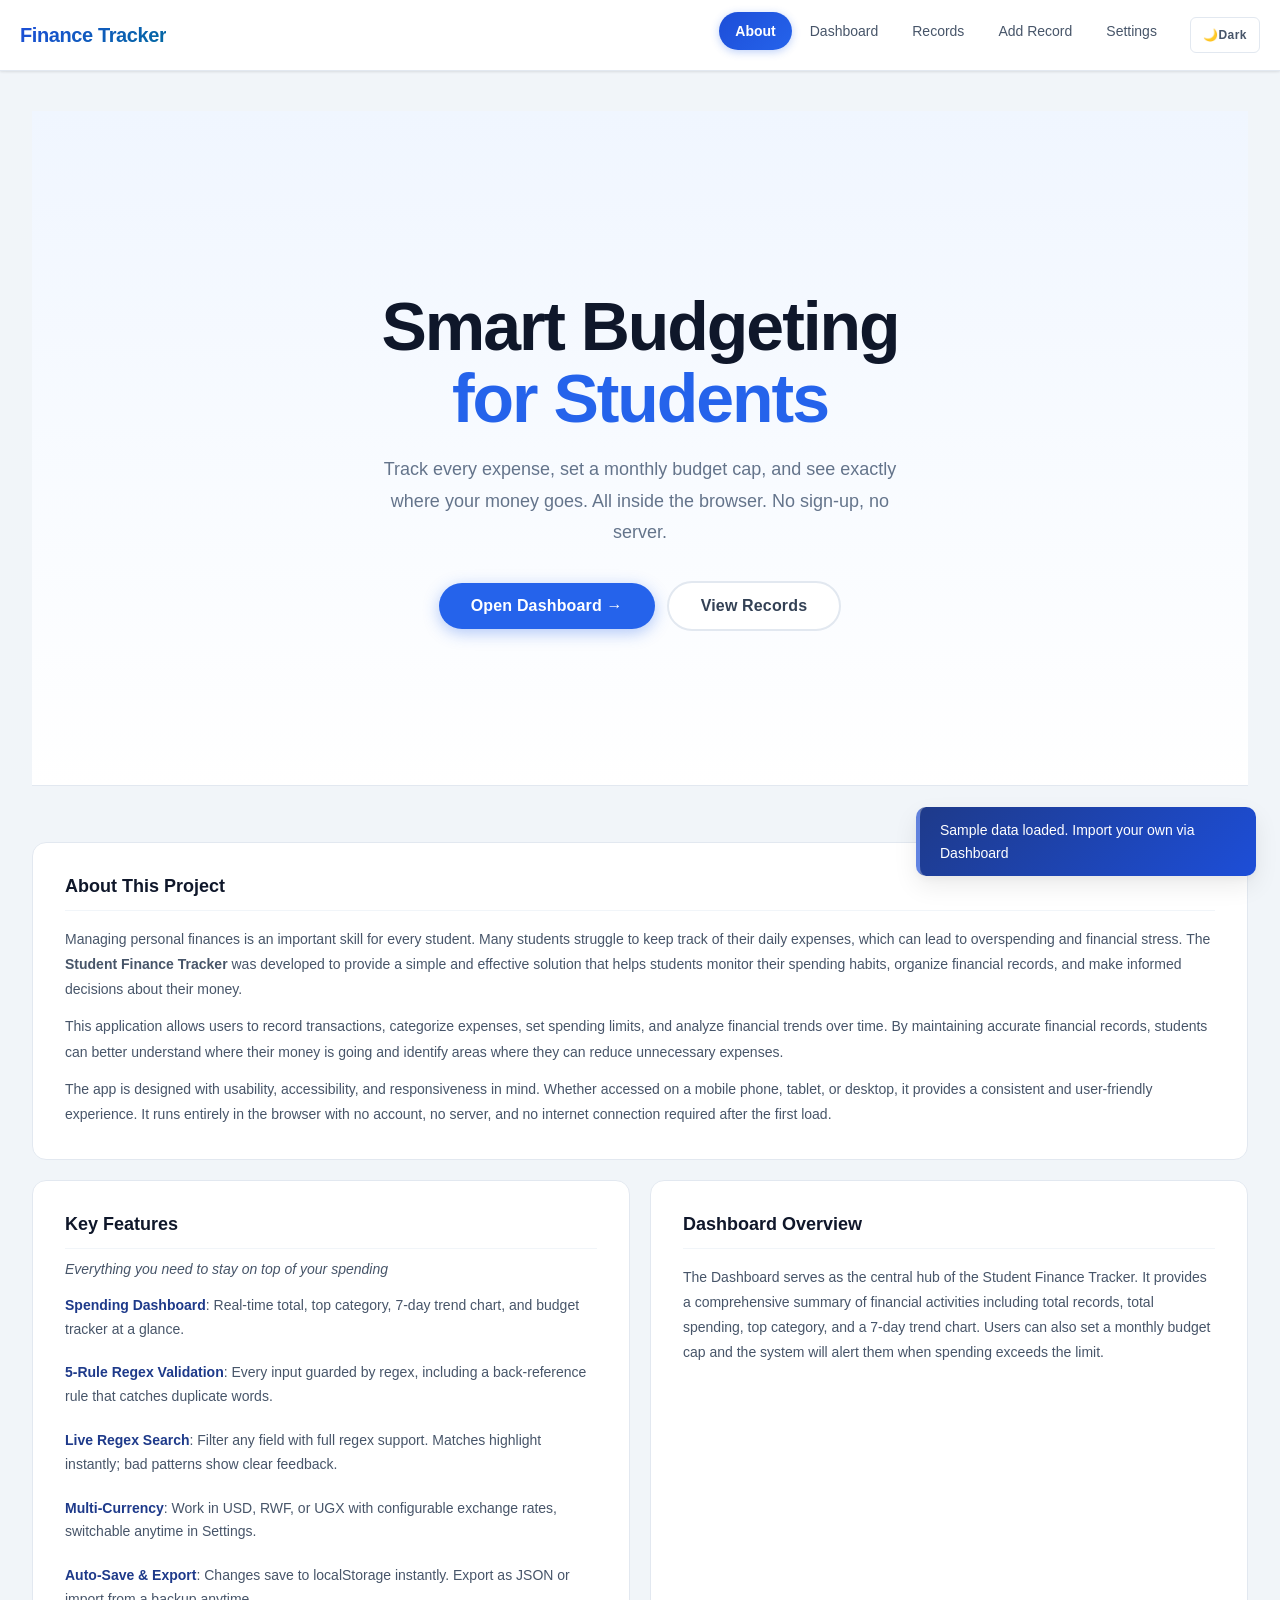
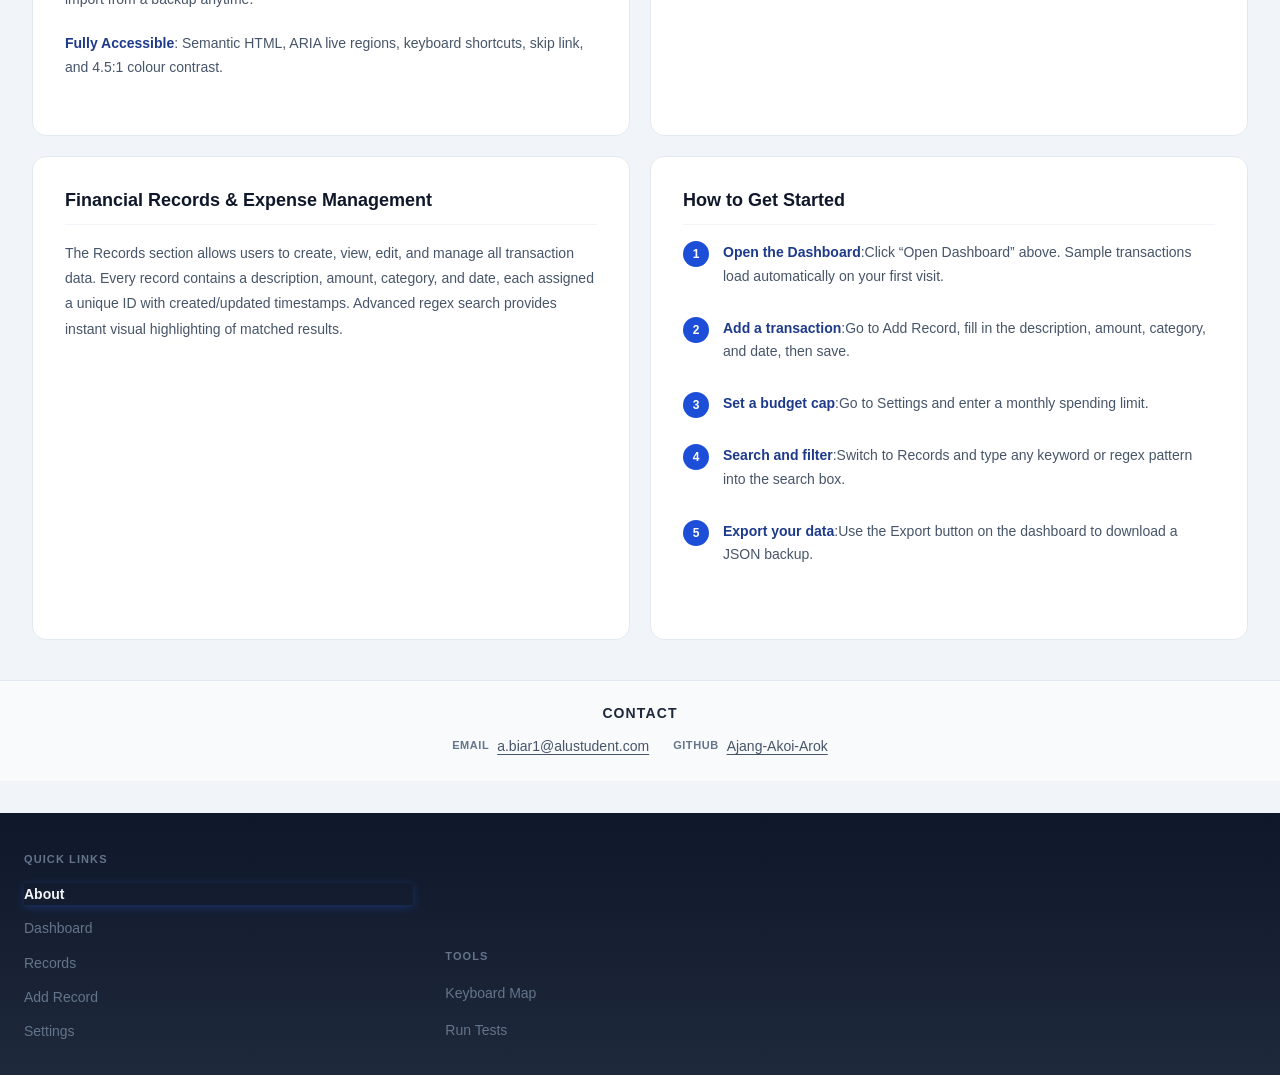
<file: index.html>
<!DOCTYPE html>
<html lang="en">
<head>
    <meta charset="UTF-8">
    <meta name="viewport" content="width=device-width, initial-scale=1.0">
    <meta name="description" content="Student Finance Tracker — a responsive, accessible budgeting app for students. Track expenses, set budget caps, and search transactions with regex. No sign-up required.">
    <title>Student Finance Tracker</title>
    <link rel="icon" href="data:image/svg+xml,<svg xmlns='http://www.w3.org/2000/svg' viewBox='0 0 32 32'><rect width='32' height='32' rx='6' fill='%232563eb'/><text x='50%25' y='50%25' dominant-baseline='central' text-anchor='middle' font-family='system-ui,sans-serif' font-weight='700' font-size='20' fill='white'>F</text></svg>">
    <link rel="stylesheet" href="styles/main.css">
    <link rel="stylesheet" href="styles/a11y.css">
    <script>
        (function () {
            var t = localStorage.getItem('ft-theme');
            if (t) document.documentElement.setAttribute('data-theme', t);
        }());
    </script>
</head>
<body>
    <a href="#main-content" class="skip-link">Skip to main content</a>

    <header class="app-header" role="banner">
        <div class="header-container">
            <h1 class="logo">Finance Tracker</h1>
            <nav class="app-nav" id="app-nav" aria-label="Main navigation">
                <ul class="nav-list">
                    <li><a href="#about-section"     class="nav-link" data-section="about">About</a></li>
                    <li><a href="#dashboard-section" class="nav-link" data-section="dashboard">Dashboard</a></li>
                    <li><a href="#records-section"   class="nav-link" data-section="records">Records</a></li>
                    <li><a href="#add-section"       class="nav-link" data-section="add">Add Record</a></li>
                    <li><a href="#settings-section"  class="nav-link" data-section="settings">Settings</a></li>
                </ul>
            </nav>
            <button id="theme-toggle" class="theme-toggle" aria-label="Switch to dark mode"><span class="theme-icon" aria-hidden="true">🌙</span><span class="theme-label">Dark</span></button>
            <button class="nav-toggle" id="nav-toggle"
                    aria-label="Toggle navigation menu" aria-expanded="false">
                <span class="hamburger"></span>
            </button>
        </div>
    </header>

    <main id="main-content" class="app-main">

        <!-- About Section (default landing page) -->
        <section id="about-section" class="section" aria-labelledby="about-heading">

                <!-- Hero banner inside About -->
                <div class="about-hero">
                    <div class="about-hero-inner">
                        <h2 id="about-heading" class="home-title">
                            <span class="word-anim" style="--wi:0">Smart</span>
                            <span class="word-anim" style="--wi:1">Budgeting</span><br>
                            <span class="word-anim home-title-accent" style="--wi:2">for</span>
                            <span class="word-anim home-title-accent" style="--wi:3">Students</span>
                        </h2>
                        <p class="home-tagline">Track every expense, set a monthly budget cap, and see exactly where your money goes. All inside the browser. No sign-up, no server.</p>
                        <div class="home-cta-row">
                            <button class="btn home-cta-btn home-cta-primary" data-goto="dashboard">Open Dashboard &rarr;</button>
                            <button class="btn home-cta-btn home-cta-outline" data-goto="records">View Records</button>
                        </div>
                    </div>
                </div>

                <!-- About content -->
                <div class="about-cards">

                    <div class="about-card" data-aos>
                        <h3 class="about-card-title">About This Project</h3>
                        <p>Managing personal finances is an important skill for every student. Many students struggle to keep track of their daily expenses, which can lead to overspending and financial stress. The <strong>Student Finance Tracker</strong> was developed to provide a simple and effective solution that helps students monitor their spending habits, organize financial records, and make informed decisions about their money.</p>
                        <p>This application allows users to record transactions, categorize expenses, set spending limits, and analyze financial trends over time. By maintaining accurate financial records, students can better understand where their money is going and identify areas where they can reduce unnecessary expenses.</p>
                        <p>The app is designed with usability, accessibility, and responsiveness in mind. Whether accessed on a mobile phone, tablet, or desktop, it provides a consistent and user-friendly experience. It runs entirely in the browser with no account, no server, and no internet connection required after the first load.</p>
                    </div>

                    <div class="about-card" data-aos>
                        <h3 class="about-card-title">Key Features</h3>
                        <p class="about-card-sub">Everything you need to stay on top of your spending</p>
                        <ul class="home-feature-list">
                            <li><strong>Spending Dashboard</strong>: Real-time total, top category, 7-day trend chart, and budget tracker at a glance.</li>
                            <li><strong>5-Rule Regex Validation</strong>: Every input guarded by regex, including a back-reference rule that catches duplicate words.</li>
                            <li><strong>Live Regex Search</strong>: Filter any field with full regex support. Matches highlight instantly; bad patterns show clear feedback.</li>
                            <li><strong>Multi-Currency</strong>: Work in USD, RWF, or UGX with configurable exchange rates, switchable anytime in Settings.</li>
                            <li><strong>Auto-Save &amp; Export</strong>: Changes save to localStorage instantly. Export as JSON or import from a backup anytime.</li>
                            <li><strong>Fully Accessible</strong>: Semantic HTML, ARIA live regions, keyboard shortcuts, skip link, and 4.5:1 colour contrast.</li>
                        </ul>
                    </div>

                    <div class="about-card" data-aos>
                        <h3 class="about-card-title">Dashboard Overview</h3>
                        <p>The Dashboard serves as the central hub of the Student Finance Tracker. It provides a comprehensive summary of financial activities including total records, total spending, top category, and a 7-day trend chart. Users can also set a monthly budget cap and the system will alert them when spending exceeds the limit.</p>
                    </div>

                    <div class="about-card" data-aos>
                        <h3 class="about-card-title">Financial Records &amp; Expense Management</h3>
                        <p>The Records section allows users to create, view, edit, and manage all transaction data. Every record contains a description, amount, category, and date, each assigned a unique ID with created/updated timestamps. Advanced regex search provides instant visual highlighting of matched results.</p>
                    </div>

                    <div class="about-card" data-aos>
                        <h3 class="about-card-title">How to Get Started</h3>
                        <ol class="home-steps-list">
                            <li><strong>Open the Dashboard</strong>:Click &ldquo;Open Dashboard&rdquo; above. Sample transactions load automatically on your first visit.</li>
                            <li><strong>Add a transaction</strong>:Go to Add Record, fill in the description, amount, category, and date, then save.</li>
                            <li><strong>Set a budget cap</strong>:Go to Settings and enter a monthly spending limit.</li>
                            <li><strong>Search and filter</strong>:Switch to Records and type any keyword or regex pattern into the search box.</li>
                            <li><strong>Export your data</strong>:Use the Export button on the dashboard to download a JSON backup.</li>
                        </ol>
                    </div>


                </div>
        </section>

        <!-- Dashboard Section -->
        <section id="dashboard-section" class="section" aria-labelledby="dashboard-heading">
            <div class="section-container">

                <div class="dashboard-header">
                    <div class="dashboard-header-text">
                        <p class="dashboard-eyebrow">Finance Overview</p>
                        <h2 id="dashboard-heading" class="section-title">Spending Dashboard</h2>
                        <p class="dashboard-subtitle">Your complete financial snapshot</p>
                    </div>
                    <div class="dashboard-header-actions">
                        <button id="btn-import"     class="btn btn-secondary btn-sm" aria-label="Import transactions from JSON file">&#8593; Import</button>
                        <button id="btn-export"     class="btn btn-secondary btn-sm" aria-label="Export transactions as JSON">&#8595; JSON</button>
                        <button id="btn-export-csv" class="btn btn-secondary btn-sm" aria-label="Export transactions as CSV">&#8595; CSV</button>
                        <button id="btn-add-record" class="btn btn-primary" aria-label="Add new transaction">+ Add Transaction</button>
                    </div>
                </div>

                <div id="status-region" role="status" aria-live="polite"   aria-atomic="true" class="sr-only"></div>
                <div id="alert-region"  role="alert"  aria-live="assertive" aria-atomic="true" class="sr-only"></div>

                <div id="budget-banner" class="budget-banner hidden"
                     aria-live="polite" aria-atomic="true" role="status"></div>

                <div class="stats-grid">
                    <article class="stat-card" data-stat="spending" aria-label="Total spent">
                        <h3>Total Spent</h3>
                        <p class="stat-value" id="stat-total">$0.00</p>
                        <p class="stat-label">across all transactions</p>
                    </article>
                    <article class="stat-card" data-stat="category" aria-label="Top spending category">
                        <h3>Top Category</h3>
                        <p class="stat-value" id="stat-category">N/A</p>
                        <p class="stat-label" id="stat-category-amount">highest spending area</p>
                    </article>
                    <article class="stat-card" data-stat="count" aria-label="Transaction count">
                        <h3>Transactions</h3>
                        <p class="stat-value" id="stat-count">0</p>
                        <p class="stat-label">total records logged</p>
                    </article>
                    <article class="stat-card" data-stat="budget" id="budget-stat-card" aria-label="Budget cap status">
                        <h3>Budget Cap</h3>
                        <p class="stat-value" id="stat-cap-remaining">No limit</p>
                        <p class="stat-label" id="stat-cap-label">set in Settings</p>
                        <p class="stat-spent" id="stat-cap-spent" hidden></p>
                    </article>
                </div>

                <figure class="chart-container" aria-labelledby="chart-title">
                    <figcaption class="chart-header">
                        <div class="chart-header-text">
                            <h3 id="chart-title">7-Day Spending Trend</h3>
                            <p class="chart-subtitle">Daily totals for the past week</p>
                        </div>
                        <span class="chart-badge" aria-hidden="true">Last 7 days</span>
                    </figcaption>
                    <div class="chart" id="trend-chart" role="img" aria-label="7-day spending trend bar chart"></div>
                    <table class="sr-only" id="trend-chart-table" aria-label="7-day spending data">
                        <caption>Daily spending totals for the last 7 days</caption>
                        <thead><tr><th scope="col">Day</th><th scope="col">Date</th><th scope="col">Amount</th></tr></thead>
                        <tbody id="trend-chart-table-body"></tbody>
                    </table>
                </figure>

            </div>
        </section>

        <!-- Records Section-->
        <section id="records-section" class="section hidden" aria-labelledby="records-heading">
            <div class="section-container">
                <h2 id="records-heading" class="section-title">Transactions</h2>

                <div class="search-sort-bar">
                    <div class="search-box">
                        <label for="search-input" class="search-label">Search transactions (regex):</label>
                        <input type="text" id="search-input" class="search-input"
                            placeholder="e.g., coffee|tea, \.99, \b(\w+)\s+\1\b"
                            aria-describedby="search-hint search-status"
                            autocomplete="off" spellcheck="false">
                        <small id="search-hint">Enter a regex pattern or plain text to search description, category, amount, and date.</small>
                        <div id="search-status" role="status" aria-live="polite" class="search-status-msg"></div>
                        <label class="checkbox-label">
                            <input type="checkbox" id="search-case-insensitive" checked>
                            <span>Case-insensitive</span>
                        </label>
                    </div>
                    <div class="sort-controls">
                        <label for="sort-field">Sort by:</label>
                        <select id="sort-field">
                            <option value="date">Date</option>
                            <option value="description">Description (A–Z)</option>
                            <option value="amount">Amount</option>
                        </select>
                        <button id="sort-direction" class="btn btn-sm"
                                aria-label="Toggle sort direction (currently descending)">
                            ↓ Desc
                        </button>
                    </div>
                </div>

                <div id="empty-state" class="empty-state" hidden>
                    <p>No transactions yet.
                        <button type="button" id="empty-add-btn" class="btn-link">Add your first one!</button>
                    </p>
                </div>

                <div class="table-wrapper" id="table-wrapper">
                    <table id="records-table" class="records-table" aria-label="Transaction records">
                        <thead>
                            <tr>
                                <th scope="col">ID</th>
                                <th scope="col">Description</th>
                                <th scope="col">Amount</th>
                                <th scope="col">Category</th>
                                <th scope="col">Date</th>
                                <th scope="col">Actions</th>
                            </tr>
                        </thead>
                        <tbody id="records-tbody"></tbody>
                    </table>
                </div>

                <ul id="records-cards" class="records-cards" aria-label="Transaction cards"></ul>
            </div>
        </section>

        <!-- Add Section -->
        <section id="add-section" class="section hidden" aria-labelledby="add-heading">
            <div class="section-container">
                <div class="add-section-header">
                    <p class="dashboard-eyebrow">Transaction Management</p>
                    <h2 id="add-heading" class="section-title">Add Record</h2>
                    <p class="dashboard-subtitle">Create a new record or edit an existing one</p>
                </div>
                <div class="add-section-body">
                    <form id="inline-transaction-form" class="inline-transaction-form" novalidate>
                        <input type="hidden" id="inline-record-id">
                        <div id="inline-record-meta" class="form-record-meta" hidden>
                            <p class="meta-line"><strong>ID:</strong> <code id="inline-meta-id"></code></p>
                            <p class="meta-line"><strong>Created:</strong> <span id="inline-meta-created"></span></p>
                            <p class="meta-line"><strong>Last updated:</strong> <span id="inline-meta-updated"></span></p>
                        </div>
                        <div class="form-grid">
                            <div class="form-group">
                                <label for="inline-description">Description <span aria-hidden="true">*</span></label>
                                <input type="text" id="inline-description" class="form-input"
                                    placeholder="e.g., Lunch at cafeteria"
                                    aria-describedby="inline-error-description inline-desc-hint"
                                    aria-required="true" autocomplete="off">
                                <small id="inline-desc-hint" class="field-hint">No leading/trailing spaces. No duplicate words.</small>
                                <span id="inline-error-description" class="error-message" role="alert" aria-live="polite"></span>
                            </div>
                            <div class="form-group">
                                <label for="inline-amount">Amount <span aria-hidden="true">*</span></label>
                                <input type="text" id="inline-amount" class="form-input"
                                    inputmode="decimal" placeholder="e.g., 12.50"
                                    aria-describedby="inline-error-amount inline-amount-hint"
                                    aria-required="true" autocomplete="off">
                                <small id="inline-amount-hint" class="field-hint">Positive number, max 2 decimal places</small>
                                <span id="inline-error-amount" class="error-message" role="alert" aria-live="polite"></span>
                            </div>
                            <div class="form-group">
                                <label for="inline-category">Category <span aria-hidden="true">*</span></label>
                                <select id="inline-category" aria-describedby="inline-error-category" aria-required="true">
                                    <option value="">Select a category</option>
                                </select>
                                <span id="inline-error-category" class="error-message" role="alert" aria-live="polite"></span>
                            </div>
                            <div class="form-group">
                                <label for="inline-date">Date <span aria-hidden="true">*</span></label>
                                <input type="date" id="inline-date" class="form-input"
                                    aria-describedby="inline-error-date" aria-required="true">
                                <span id="inline-error-date" class="error-message" role="alert" aria-live="polite"></span>
                            </div>
                        </div>
                        <div class="form-actions inline-form-actions">
                            <button type="submit" class="btn btn-primary" id="inline-submit-btn">Save Transaction</button>
                            <button type="button" class="btn btn-secondary" id="inline-reset-btn">Reset Form</button>
                        </div>
                    </form>
                </div>
            </div>
        </section>

        <!--Settings Section-->
              
        <section id="settings-section" class="section hidden" aria-labelledby="settings-heading">
            <div class="section-container">
                <h2 id="settings-heading" class="section-title">Settings</h2>

                <div class="settings-group">
                    <h3>Currency Settings</h3>
                    <div class="form-group">
                        <label for="base-currency">Base Currency:</label>
                        <select id="base-currency">
                            <option value="USD">USD ($)</option>
                            <option value="RWF">RWF (RF)</option>
                            <option value="UGX">UGX (USh)</option>
                        </select>
                    </div>
                    <div class="form-group">
                        <label for="display-currency">Display Currency:</label>
                        <select id="display-currency">
                            <option value="USD">USD ($)</option>
                            <option value="RWF">RWF (RF)</option>
                            <option value="UGX">UGX (USh)</option>
                        </select>
                    </div>
                    <div class="exchange-rates">
                        <h4>Exchange Rates (vs USD)</h4>
                        <div class="form-group">
                            <label for="rate-rwf">1 USD = ? RWF</label>
                            <input type="number" id="rate-rwf" step="1" value="1300" min="1">
                        </div>
                        <div class="form-group">
                            <label for="rate-ugx">1 USD = ? UGX</label>
                            <input type="number" id="rate-ugx" step="1" value="3700" min="1">
                        </div>
                    </div>
                </div>

                <div class="settings-group">
                    <h3>Categories</h3>
                    <ul id="categories-list" class="categories-list" aria-label="Current categories"></ul>
                    <div class="form-group">
                        <label for="new-category">Add New Category:</label>
                        <div class="input-group">
                            <input type="text" id="new-category" placeholder="e.g., Shopping"
                                aria-describedby="category-hint">
                            <small id="category-hint">Letters, spaces, and hyphens only</small>
                            <button id="btn-add-category" class="btn btn-secondary">Add Category</button>
                        </div>
                    </div>
                </div>

                <div class="settings-group">
                    <h3>Budget Cap</h3>
                    <div class="form-group">
                        <label for="budget-cap">Monthly Limit (USD):</label>
                        <input type="number" id="budget-cap" step="0.01" min="0"
                            placeholder="Leave blank for no limit" aria-describedby="cap-hint">
                        <small id="cap-hint">Set a monthly spending cap to track your budget</small>
                    </div>
                    <button id="btn-save-cap" class="btn btn-primary">Save Cap</button>
                </div>

                <div class="settings-group">
                    <h3>Data Management</h3>
                    <div class="data-actions">
                        <button id="btn-clear-data" class="btn btn-danger"
                                aria-label="Clear all data and reset application">
                            Clear All Data
                        </button>
                        <button id="btn-keyboard-map" class="btn btn-secondary"
                                aria-label="Show keyboard navigation map">
                            Keyboard Map
                        </button>
                    </div>  
                </div>
            </div>
        </section>

        <!-- About section is above -->

    </main>

    <!-- Add/Edit Form Modal (used from Dashboard + Records edit buttons) -->
    <dialog id="form-modal" class="modal" aria-labelledby="form-modal-title" aria-modal="true">
        <div class="modal-content">
            <div class="modal-header">
                <h3 id="form-modal-title">Add Transaction</h3>
                <button class="btn-close" id="btn-close-modal" aria-label="Close form">&times;</button>
            </div>
            <form id="transaction-form" class="transaction-form" novalidate>
                <input type="hidden" id="form-record-id">
                <div id="form-record-meta" class="form-record-meta" hidden>
                    <p class="meta-line"><strong>ID:</strong> <code id="meta-id"></code></p>
                    <p class="meta-line"><strong>Created:</strong> <span id="meta-created"></span></p>
                    <p class="meta-line"><strong>Last updated:</strong> <span id="meta-updated"></span></p>
                </div>
                <div class="form-group">
                    <label for="form-description">Description <span aria-hidden="true">*</span></label>
                    <input type="text" id="form-description" class="form-input"
                        placeholder="e.g., Lunch at cafeteria"
                        aria-describedby="error-description desc-hint"
                        aria-required="true" autocomplete="off">
                    <small id="desc-hint" class="field-hint">No leading/trailing spaces. Duplicate words not allowed.</small>
                    <span id="error-description" class="error-message" role="alert" aria-live="polite"></span>
                </div>
                <div class="form-group">
                    <label for="form-amount">Amount <span aria-hidden="true">*</span></label>
                    <input type="text" id="form-amount" class="form-input"
                        inputmode="decimal" placeholder="e.g., 12.50"
                        aria-describedby="error-amount amount-hint"
                        aria-required="true" autocomplete="off">
                    <small id="amount-hint" class="field-hint">Positive number, max 2 decimal places (e.g., 12.50)</small>
                    <span id="error-amount" class="error-message" role="alert" aria-live="polite"></span>
                </div>
                <div class="form-group">
                    <label for="form-category">Category <span aria-hidden="true">*</span></label>
                    <select id="form-category" aria-describedby="error-category" aria-required="true">
                        <option value="">Select a category</option>
                    </select>
                    <span id="error-category" class="error-message" role="alert" aria-live="polite"></span>
                </div>
                <div class="form-group">
                    <label for="form-date">Date <span aria-hidden="true">*</span></label>
                    <input type="date" id="form-date" class="form-input"
                        aria-describedby="error-date" aria-required="true">
                    <span id="error-date" class="error-message" role="alert" aria-live="polite"></span>
                </div>
                <div class="form-actions">
                    <button type="submit" class="btn btn-primary">Save Transaction</button>
                    <button type="button" class="btn btn-secondary" id="btn-cancel-form">Cancel</button>
                </div>
            </form>
        </div>
    </dialog>

    <!-- Keyboard Map Modal -->
    <dialog id="keyboard-modal" class="modal" aria-labelledby="keyboard-modal-title" aria-modal="true">
        <div class="modal-content">
            <div class="modal-header">
                <h3 id="keyboard-modal-title">Keyboard Navigation</h3>
                <button class="btn-close" id="btn-close-keyboard" aria-label="Close keyboard map">&times;</button>
            </div>
            <div class="modal-body">
                <table class="keyboard-table">
                    <thead><tr><th scope="col">Keys</th><th scope="col">Action</th></tr></thead>
                    <tbody>
                        <tr><td><kbd>Tab</kbd></td><td>Move focus forward</td></tr>
                        <tr><td><kbd>Shift</kbd> + <kbd>Tab</kbd></td><td>Move focus backward</td></tr>
                        <tr><td><kbd>Enter</kbd> / <kbd>Space</kbd></td><td>Activate button or submit form</td></tr>
                        <tr><td><kbd>Escape</kbd></td><td>Close modal or cancel edit</td></tr>
                        <tr><td><kbd>Ctrl</kbd>/<kbd>Cmd</kbd> + <kbd>S</kbd></td><td>Manual save confirmation</td></tr>
                        <tr><td><kbd>Alt</kbd> + <kbd>K</kbd></td><td>Open keyboard map</td></tr>
                        <tr><td><kbd>Alt</kbd> + <kbd>N</kbd></td><td>New transaction</td></tr>
                    </tbody>
                </table>
            </div>
        </div>
    </dialog>

    <!-- Delete Confirmation Modal -->
    <dialog id="delete-modal" class="modal" aria-labelledby="delete-modal-title" aria-modal="true">
        <div class="modal-content">
            <div class="modal-header">
                <h3 id="delete-modal-title">Confirm Delete</h3>
            </div>
            <div class="modal-body">
                <p>Are you sure you want to delete this transaction? This action cannot be undone.</p>
                <div class="form-actions">
                    <button id="btn-confirm-delete" class="btn btn-danger">Delete</button>
                    <button id="btn-cancel-delete"  class="btn btn-secondary">Cancel</button>
                </div>
            </div>
        </div>
    </dialog>

    <!-- Clear-All-Data Confirmation Modal -->
    <dialog id="clear-modal" class="modal" aria-labelledby="clear-modal-title" aria-modal="true">
        <div class="modal-content">
            <div class="modal-header">
                <h3 id="clear-modal-title">Clear All Data</h3>
            </div>
            <div class="modal-body">
                <p>This will <strong>permanently delete all transactions</strong> and reset the app. This cannot be undone.</p>
                <div class="form-actions">
                    <button id="btn-confirm-clear" class="btn btn-danger">Yes, Clear Everything</button>
                    <button id="btn-cancel-clear"  class="btn btn-secondary">Cancel</button>
                </div>
            </div>
        </div>
    </dialog>

    <div id="toast-container" aria-live="polite" aria-atomic="false" class="toast-container"></div>

    <section class="contact-strip hidden" aria-label="Contact">
        <h2 class="contact-strip__heading">Contact</h2>
        <address class="contact-strip__body">
            <span class="contact-strip__item"><span class="contact-strip__label">Email</span><a href="mailto:a.biar1@alustudent.com">a.biar1@alustudent.com</a></span>
            <span class="contact-strip__item"><span class="contact-strip__label">GitHub</span><a href="https://github.com/Ajang-Akoi-Arok" target="_blank" rel="noopener noreferrer">Ajang-Akoi-Arok</a></span>
        </address>
    </section>

    <footer class="app-footer" role="contentinfo">
        <div class="footer-container">
            <div class="footer-col">
                <h3 class="footer-col-heading">Quick Links</h3>
                <ul class="footer-links">
                    <li><a href="#about-section"     class="nav-link" data-section="about">About</a></li>
                    <li><a href="#dashboard-section" class="nav-link" data-section="dashboard">Dashboard</a></li>
                    <li><a href="#records-section"   class="nav-link" data-section="records">Records</a></li>
                    <li><a href="#add-section"       class="nav-link" data-section="add">Add Record</a></li>
                    <li><a href="#settings-section"  class="nav-link" data-section="settings">Settings</a></li>
                </ul>
            </div>
            <div class="footer-col">
                <h3 class="footer-col-heading">Tools</h3>
                <ul class="footer-links">
                    <li><a href="#" id="footer-keyboard-link">Keyboard Map</a></li>
                    <li><a href="tests.html">Run Tests</a></li>
                </ul>
            </div>
        </div>
    </footer>

    <script type="module" src="scripts/main.js"></script>
    <script>
        if ('serviceWorker' in navigator) {
            window.addEventListener('load', () => {
                navigator.serviceWorker.register('./sw.js')
                    .catch(err => console.warn('SW registration failed:', err));
            });
        }
    </script>
</body>
</html>
</file>
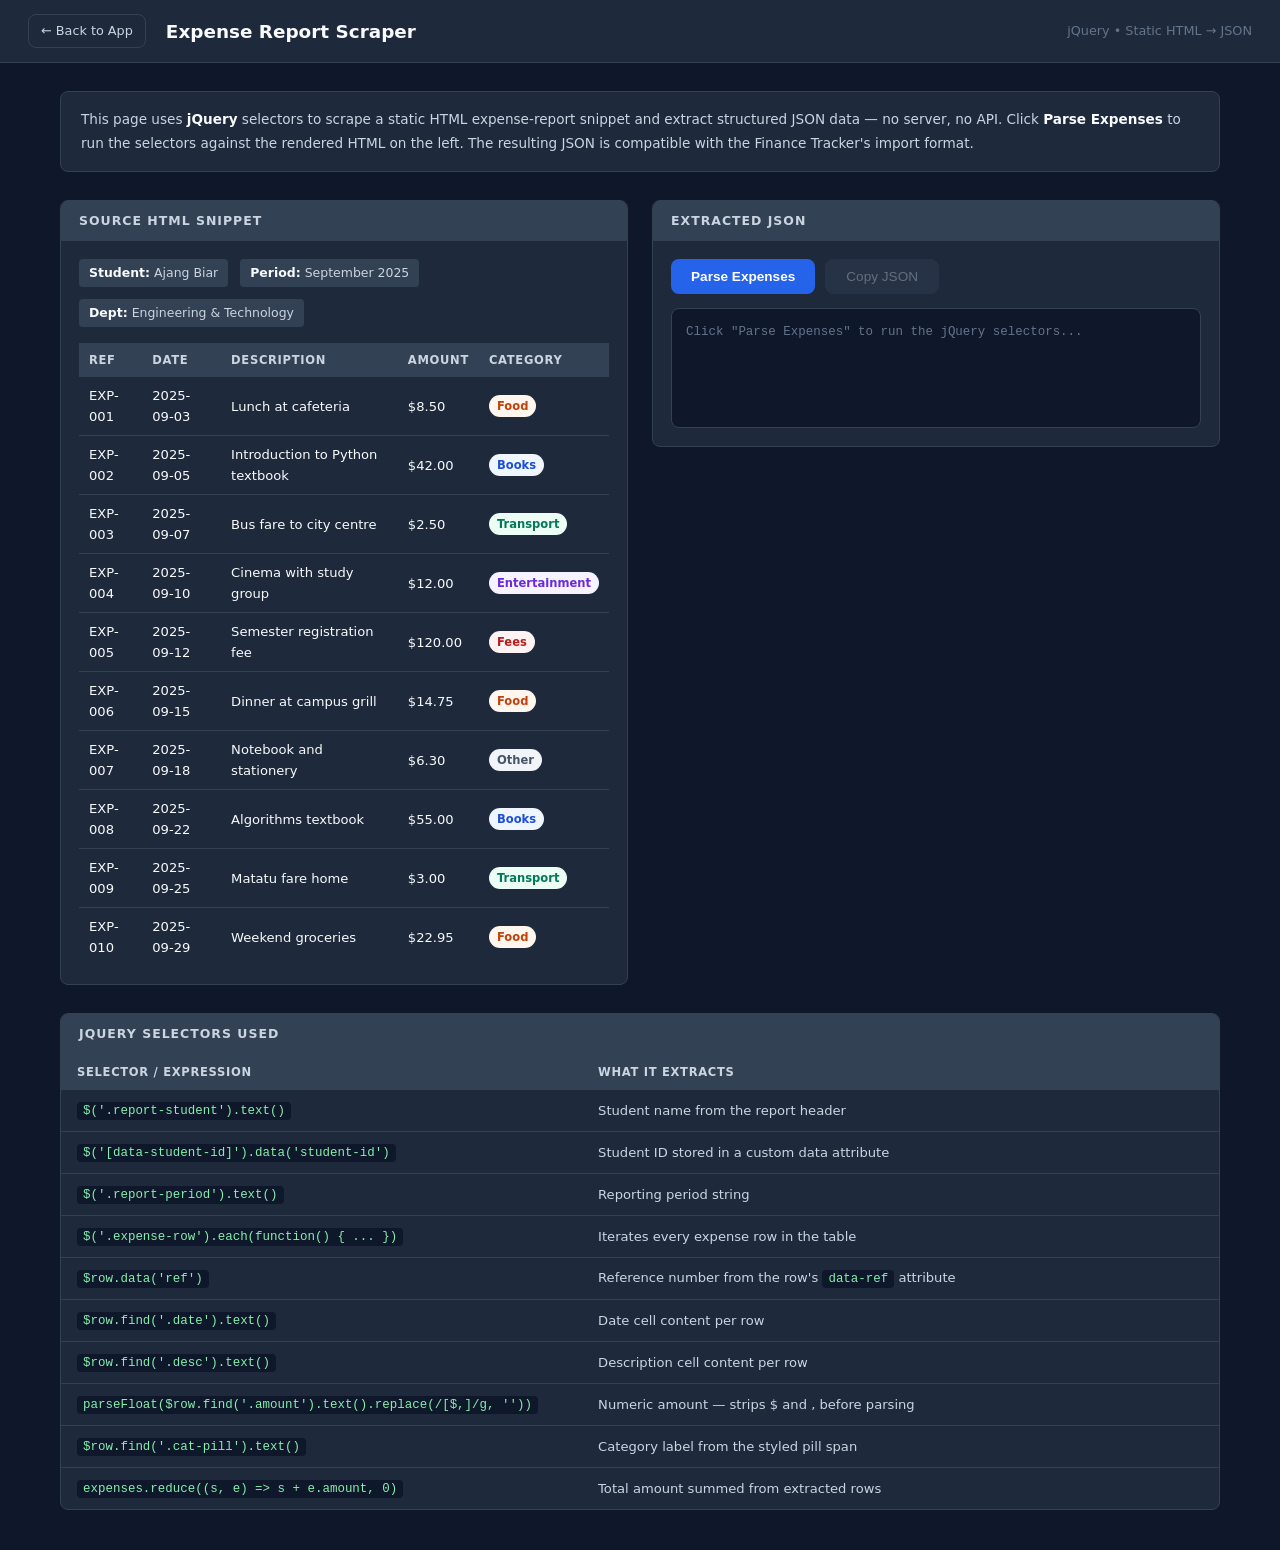
<file: scraper.html>
<!DOCTYPE html>
<html lang="en">
<head>
    <meta charset="UTF-8">
    <meta name="viewport" content="width=device-width, initial-scale=1.0">
    <title>Expense Scraper — Finance Tracker</title>
    <style>
        /* ---- Tokens ---- */
        :root {
            --navy:   #0f172a;
            --navy-2: #1e293b;
            --navy-3: #334155;
            --slate:  #64748b;
            --silver: #cbd5e1;
            --white:  #f8fafc;
            --blue:   #2563eb;
            --blue-l: #3b82f6;
            --green:  #059669;
            --radius: 8px;
            --font: 'Inter', system-ui, sans-serif;
            --mono: 'JetBrains Mono', 'SF Mono', Consolas, monospace;
        }
        *, *::before, *::after { box-sizing: border-box; margin: 0; padding: 0; }
        html { scroll-behavior: smooth; }
        body {
            font-family: var(--font);
            background: var(--navy);
            color: var(--white);
            font-size: 0.9rem;
            line-height: 1.6;
        }

        /* ---- Layout ---- */
        .page-header {
            background: var(--navy-2);
            border-bottom: 1px solid var(--navy-3);
            padding: 14px 28px;
            display: flex;
            align-items: center;
            gap: 20px;
        }
        .back-link {
            color: var(--silver);
            text-decoration: none;
            font-size: 0.8rem;
            padding: 6px 12px;
            border: 1px solid var(--navy-3);
            border-radius: var(--radius);
            transition: border-color 150ms;
        }
        .back-link:hover { border-color: var(--silver); color: var(--white); }
        .page-title { font-size: 1.15rem; font-weight: 700; }
        .page-subtitle { font-size: 0.8rem; color: var(--slate); margin-left: auto; }

        .page-main { max-width: 1200px; margin: 0 auto; padding: 28px 20px 60px; }

        .intro-box {
            background: var(--navy-2);
            border: 1px solid var(--navy-3);
            border-radius: var(--radius);
            padding: 16px 20px;
            margin-bottom: 28px;
            font-size: 0.85rem;
            color: var(--silver);
            line-height: 1.7;
        }
        .intro-box strong { color: var(--white); }

        /* ---- Two-column workspace ---- */
        .workspace {
            display: grid;
            grid-template-columns: 1fr 1fr;
            gap: 24px;
            align-items: start;
            margin-bottom: 28px;
        }
        @media (max-width: 820px) { .workspace { grid-template-columns: 1fr; } }

        .panel {
            background: var(--navy-2);
            border: 1px solid var(--navy-3);
            border-radius: var(--radius);
            overflow: hidden;
        }
        .panel-title {
            background: var(--navy-3);
            padding: 10px 18px;
            font-size: 0.78rem;
            font-weight: 700;
            letter-spacing: .08em;
            text-transform: uppercase;
            color: var(--silver);
        }
        .panel-body { padding: 18px; }

        /* ---- Snippet table ---- */
        .report-meta {
            display: flex;
            flex-wrap: wrap;
            gap: 12px;
            margin-bottom: 16px;
        }
        .meta-chip {
            background: var(--navy-3);
            border-radius: 4px;
            padding: 4px 10px;
            font-size: 0.78rem;
            color: var(--silver);
        }
        .meta-chip strong { color: var(--white); }

        .expense-table {
            width: 100%;
            border-collapse: collapse;
            font-size: 0.82rem;
        }
        .expense-table th {
            background: var(--navy-3);
            color: var(--silver);
            text-align: left;
            padding: 8px 10px;
            font-size: 0.72rem;
            letter-spacing: .06em;
            text-transform: uppercase;
        }
        .expense-table td {
            padding: 8px 10px;
            border-bottom: 1px solid var(--navy-3);
            color: var(--white);
        }
        .expense-table tbody tr:last-child td { border-bottom: none; }
        .expense-table tbody tr:hover td { background: rgba(37,99,235,.08); }

        .cat-pill {
            display: inline-block;
            padding: 2px 8px;
            border-radius: 20px;
            font-size: 0.72rem;
            font-weight: 600;
        }
        .cat-pill.Food          { background: #fff7ed; color: #c2410c; }
        .cat-pill.Books         { background: #eff6ff; color: #1d4ed8; }
        .cat-pill.Transport     { background: #ecfdf5; color: #047857; }
        .cat-pill.Entertainment { background: #f5f3ff; color: #6d28d9; }
        .cat-pill.Fees          { background: #fef2f2; color: #b91c1c; }
        .cat-pill.Other         { background: #f1f5f9; color: #475569; }

        /* ---- Output panel ---- */
        .btn-row { display: flex; gap: 10px; margin-bottom: 14px; }

        .scrape-btn {
            background: var(--blue);
            color: #fff;
            border: none;
            padding: 9px 20px;
            border-radius: var(--radius);
            font-size: 0.85rem;
            font-weight: 700;
            cursor: pointer;
            transition: background 150ms;
        }
        .scrape-btn:hover { background: var(--blue-l); }
        .scrape-btn:disabled { opacity: .5; cursor: default; }

        .copy-btn {
            background: var(--navy-3);
            color: var(--silver);
            border: 1px solid var(--navy-3);
            padding: 9px 20px;
            border-radius: var(--radius);
            font-size: 0.85rem;
            cursor: pointer;
            transition: background 150ms, color 150ms;
        }
        .copy-btn:not(:disabled):hover { background: #475569; color: var(--white); }
        .copy-btn:disabled { opacity: .4; cursor: default; }

        #json-output {
            background: var(--navy);
            border: 1px solid var(--navy-3);
            border-radius: var(--radius);
            padding: 14px;
            font-family: var(--mono);
            font-size: 0.78rem;
            color: #a5f3fc;
            white-space: pre;
            overflow-x: auto;
            min-height: 120px;
            max-height: 480px;
            overflow-y: auto;
            line-height: 1.55;
        }
        #json-output.placeholder { color: var(--slate); }

        /* ---- Selectors reference ---- */
        .selectors-panel {
            background: var(--navy-2);
            border: 1px solid var(--navy-3);
            border-radius: var(--radius);
            overflow: hidden;
        }
        .selectors-table {
            width: 100%;
            border-collapse: collapse;
            font-size: 0.82rem;
        }
        .selectors-table th {
            background: var(--navy-3);
            color: var(--silver);
            padding: 9px 16px;
            text-align: left;
            font-size: 0.72rem;
            text-transform: uppercase;
            letter-spacing: .06em;
        }
        .selectors-table td { padding: 9px 16px; border-bottom: 1px solid var(--navy-3); }
        .selectors-table tr:last-child td { border-bottom: none; }
        .selectors-table code {
            background: var(--navy);
            padding: 2px 6px;
            border-radius: 4px;
            font-family: var(--mono);
            font-size: 0.78rem;
            color: #86efac;
        }
        .selectors-table .desc-col { color: var(--silver); }

        .badge-parsed {
            display: inline-block;
            background: rgba(5,150,105,.15);
            color: #34d399;
            border: 1px solid rgba(5,150,105,.3);
            border-radius: 4px;
            padding: 2px 8px;
            font-size: 0.72rem;
            font-weight: 600;
            margin-left: 8px;
        }
        .badge-parsed.hidden { display: none; }
    </style>
</head>
<body>

<header class="page-header">
    <a href="index.html" class="back-link">&#8592; Back to App</a>
    <h1 class="page-title">Expense Report Scraper</h1>
    <span class="page-subtitle">jQuery &bull; Static HTML &rarr; JSON</span>
</header>

<main class="page-main">

    <div class="intro-box">
        This page uses <strong>jQuery</strong> selectors to scrape a static HTML expense-report snippet and extract structured
        JSON data — no server, no API. Click <strong>Parse Expenses</strong> to run the selectors against the rendered
        HTML on the left. The resulting JSON is compatible with the Finance Tracker's import format.
    </div>

    <div class="workspace">

        <!-- ===== Source HTML snippet ===== -->
        <div class="panel">
            <div class="panel-title">Source HTML Snippet <span id="parsed-badge" class="badge-parsed hidden">Parsed</span></div>
            <div class="panel-body">

                <!-- This entire block is the "static HTML snippet" that jQuery will scrape -->
                <div id="snippet">

                    <div class="report-meta">
                        <span class="meta-chip"><strong>Student:</strong> <span class="report-student" data-student-id="ALU-2025-0042">Ajang Biar</span></span>
                        <span class="meta-chip"><strong>Period:</strong> <span class="report-period">September 2025</span></span>
                        <span class="meta-chip"><strong>Dept:</strong> <span class="report-dept">Engineering &amp; Technology</span></span>
                    </div>

                    <table class="expense-table" id="expense-report">
                        <thead>
                            <tr>
                                <th>Ref</th>
                                <th>Date</th>
                                <th>Description</th>
                                <th>Amount</th>
                                <th>Category</th>
                            </tr>
                        </thead>
                        <tbody>
                            <tr class="expense-row" data-ref="EXP-001">
                                <td class="ref">EXP-001</td>
                                <td class="date">2025-09-03</td>
                                <td class="desc">Lunch at cafeteria</td>
                                <td class="amount">$8.50</td>
                                <td class="cat"><span class="cat-pill Food">Food</span></td>
                            </tr>
                            <tr class="expense-row" data-ref="EXP-002">
                                <td class="ref">EXP-002</td>
                                <td class="date">2025-09-05</td>
                                <td class="desc">Introduction to Python textbook</td>
                                <td class="amount">$42.00</td>
                                <td class="cat"><span class="cat-pill Books">Books</span></td>
                            </tr>
                            <tr class="expense-row" data-ref="EXP-003">
                                <td class="ref">EXP-003</td>
                                <td class="date">2025-09-07</td>
                                <td class="desc">Bus fare to city centre</td>
                                <td class="amount">$2.50</td>
                                <td class="cat"><span class="cat-pill Transport">Transport</span></td>
                            </tr>
                            <tr class="expense-row" data-ref="EXP-004">
                                <td class="ref">EXP-004</td>
                                <td class="date">2025-09-10</td>
                                <td class="desc">Cinema with study group</td>
                                <td class="amount">$12.00</td>
                                <td class="cat"><span class="cat-pill Entertainment">Entertainment</span></td>
                            </tr>
                            <tr class="expense-row" data-ref="EXP-005">
                                <td class="ref">EXP-005</td>
                                <td class="date">2025-09-12</td>
                                <td class="desc">Semester registration fee</td>
                                <td class="amount">$120.00</td>
                                <td class="cat"><span class="cat-pill Fees">Fees</span></td>
                            </tr>
                            <tr class="expense-row" data-ref="EXP-006">
                                <td class="ref">EXP-006</td>
                                <td class="date">2025-09-15</td>
                                <td class="desc">Dinner at campus grill</td>
                                <td class="amount">$14.75</td>
                                <td class="cat"><span class="cat-pill Food">Food</span></td>
                            </tr>
                            <tr class="expense-row" data-ref="EXP-007">
                                <td class="ref">EXP-007</td>
                                <td class="date">2025-09-18</td>
                                <td class="desc">Notebook and stationery</td>
                                <td class="amount">$6.30</td>
                                <td class="cat"><span class="cat-pill Other">Other</span></td>
                            </tr>
                            <tr class="expense-row" data-ref="EXP-008">
                                <td class="ref">EXP-008</td>
                                <td class="date">2025-09-22</td>
                                <td class="desc">Algorithms textbook</td>
                                <td class="amount">$55.00</td>
                                <td class="cat"><span class="cat-pill Books">Books</span></td>
                            </tr>
                            <tr class="expense-row" data-ref="EXP-009">
                                <td class="ref">EXP-009</td>
                                <td class="date">2025-09-25</td>
                                <td class="desc">Matatu fare home</td>
                                <td class="amount">$3.00</td>
                                <td class="cat"><span class="cat-pill Transport">Transport</span></td>
                            </tr>
                            <tr class="expense-row" data-ref="EXP-010">
                                <td class="ref">EXP-010</td>
                                <td class="date">2025-09-29</td>
                                <td class="desc">Weekend groceries</td>
                                <td class="amount">$22.95</td>
                                <td class="cat"><span class="cat-pill Food">Food</span></td>
                            </tr>
                        </tbody>
                    </table>

                </div><!-- /#snippet -->
            </div>
        </div>

        <!-- ===== JSON output ===== -->
        <div class="panel">
            <div class="panel-title">Extracted JSON</div>
            <div class="panel-body">
                <div class="btn-row">
                    <button class="scrape-btn" id="parse-btn">Parse Expenses</button>
                    <button class="copy-btn"   id="copy-btn" disabled>Copy JSON</button>
                </div>
                <pre id="json-output" class="placeholder">Click "Parse Expenses" to run the jQuery selectors...</pre>
            </div>
        </div>

    </div><!-- /.workspace -->

    <!-- ===== Selectors reference ===== -->
    <div class="selectors-panel">
        <div class="panel-title">jQuery Selectors Used</div>
        <table class="selectors-table">
            <thead>
                <tr>
                    <th style="width:45%">Selector / Expression</th>
                    <th>What It Extracts</th>
                </tr>
            </thead>
            <tbody>
                <tr>
                    <td><code>$('.report-student').text()</code></td>
                    <td class="desc-col">Student name from the report header</td>
                </tr>
                <tr>
                    <td><code>$('[data-student-id]').data('student-id')</code></td>
                    <td class="desc-col">Student ID stored in a custom data attribute</td>
                </tr>
                <tr>
                    <td><code>$('.report-period').text()</code></td>
                    <td class="desc-col">Reporting period string</td>
                </tr>
                <tr>
                    <td><code>$('.expense-row').each(function() { ... })</code></td>
                    <td class="desc-col">Iterates every expense row in the table</td>
                </tr>
                <tr>
                    <td><code>$row.data('ref')</code></td>
                    <td class="desc-col">Reference number from the row's <code>data-ref</code> attribute</td>
                </tr>
                <tr>
                    <td><code>$row.find('.date').text()</code></td>
                    <td class="desc-col">Date cell content per row</td>
                </tr>
                <tr>
                    <td><code>$row.find('.desc').text()</code></td>
                    <td class="desc-col">Description cell content per row</td>
                </tr>
                <tr>
                    <td><code>parseFloat($row.find('.amount').text().replace(/[$,]/g, ''))</code></td>
                    <td class="desc-col">Numeric amount — strips $ and , before parsing</td>
                </tr>
                <tr>
                    <td><code>$row.find('.cat-pill').text()</code></td>
                    <td class="desc-col">Category label from the styled pill span</td>
                </tr>
                <tr>
                    <td><code>expenses.reduce((s, e) => s + e.amount, 0)</code></td>
                    <td class="desc-col">Total amount summed from extracted rows</td>
                </tr>
            </tbody>
        </table>
    </div>

</main>

<!-- jQuery (allowed on scraper page per spec) -->
<script src="https://cdn.jsdelivr.net/npm/jquery@3.7.1/dist/jquery.min.js"></script>
<script>
$(function () {
    /* ---- Parse button ---- */
    $('#parse-btn').on('click', function () {

        // --- Header metadata ---
        const student   = $('.report-student').text().trim();
        const studentId = $('[data-student-id]').data('studentId') || $('[data-student-id]').attr('data-student-id');
        const period    = $('.report-period').text().trim();
        const dept      = $('.report-dept').text().trim();

        // --- Expense rows ---
        const expenses = [];
        $('.expense-row').each(function () {
            const $row    = $(this);
            const rawAmt  = $row.find('.amount').text().trim();
            const amount  = parseFloat(rawAmt.replace(/[$,]/g, ''));
            expenses.push({
                ref:         $row.data('ref'),
                date:        $row.find('.date').text().trim(),
                description: $row.find('.desc').text().trim(),
                amount:      isNaN(amount) ? 0 : amount,
                category:    $row.find('.cat-pill').text().trim()
            });
        });

        // --- Summary ---
        const total = expenses.reduce((s, e) => s + e.amount, 0);

        const result = {
            student,
            studentId,
            period,
            department: dept,
            totalRecords: expenses.length,
            totalAmount:  parseFloat(total.toFixed(2)),
            expenses
        };

        const json = JSON.stringify(result, null, 2);
        $('#json-output')
            .text(json)
            .removeClass('placeholder');

        $('#copy-btn').prop('disabled', false);
        $('#parsed-badge').removeClass('hidden');
    });

    /* ---- Copy button ---- */
    $('#copy-btn').on('click', function () {
        const text = $('#json-output').text();
        if (!navigator.clipboard) {
            // Fallback: select + execCommand
            const ta = document.createElement('textarea');
            ta.value = text;
            document.body.appendChild(ta);
            ta.select();
            document.execCommand('copy');
            document.body.removeChild(ta);
            flashCopyBtn(this);
            return;
        }
        navigator.clipboard.writeText(text).then(() => flashCopyBtn(this));
    });

    function flashCopyBtn(btn) {
        const $b = $(btn);
        $b.text('Copied!');
        setTimeout(() => $b.text('Copy JSON'), 2000);
    }
});
</script>

</body>
</html>
</file>
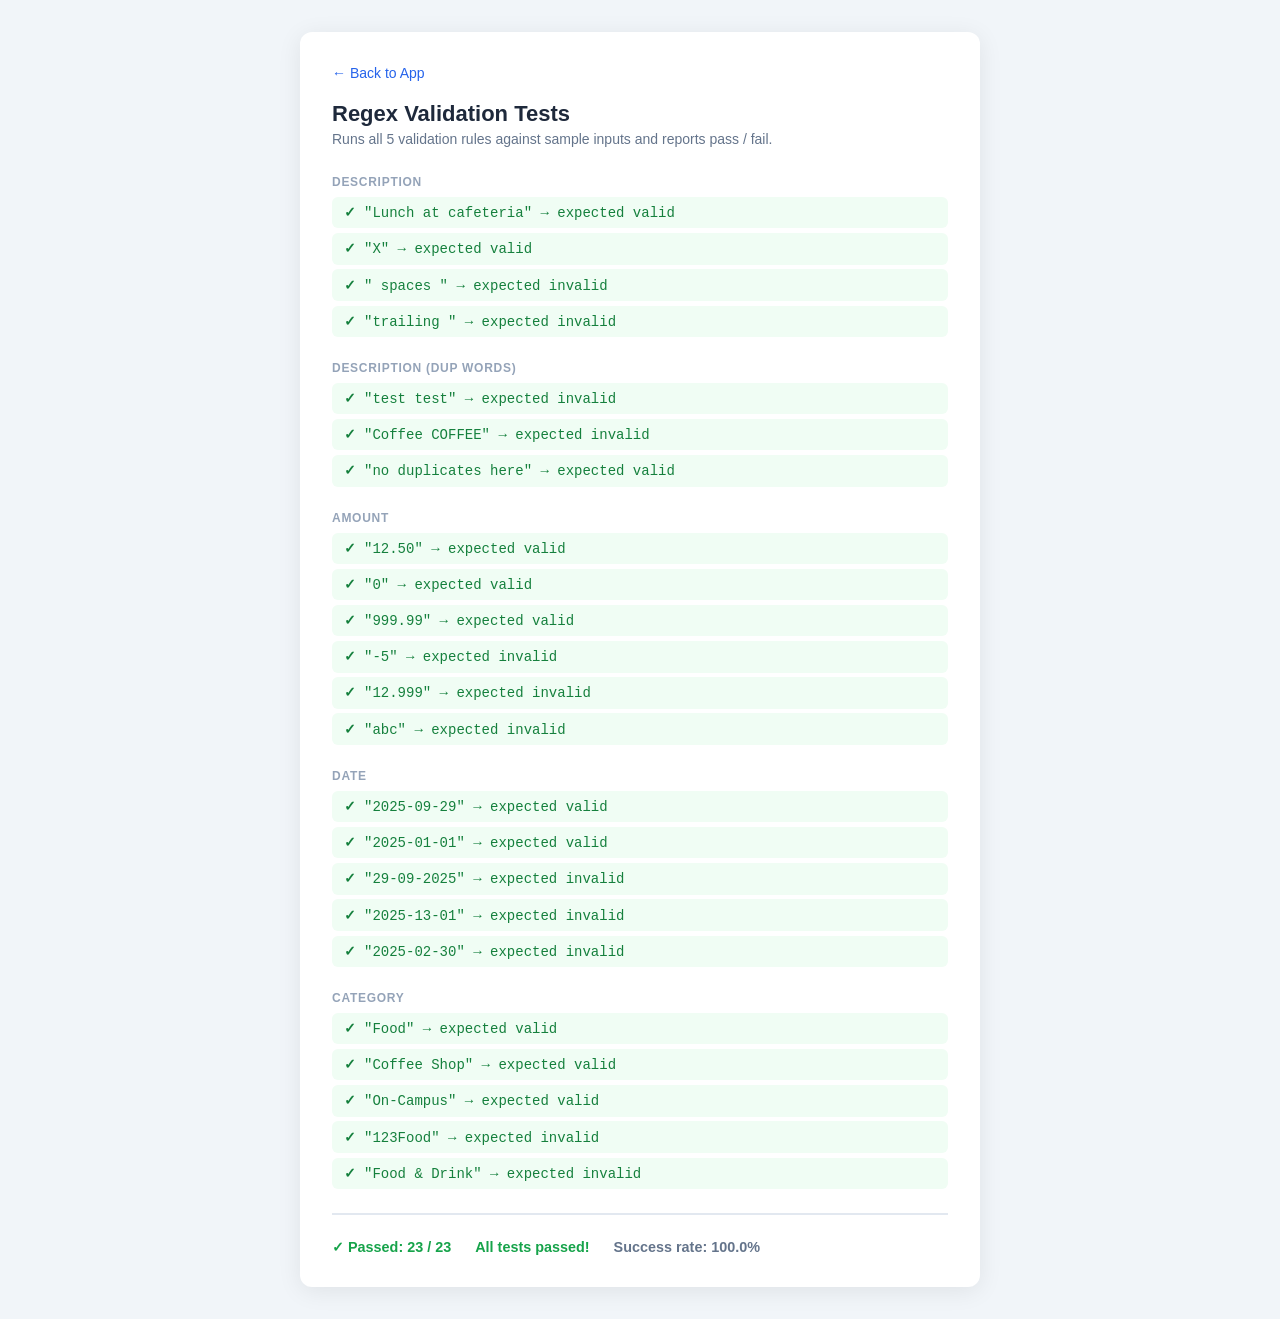
<file: tests.html>
<!DOCTYPE html>
<html lang="en">
<head>
    <meta charset="UTF-8">
    <meta name="viewport" content="width=device-width, initial-scale=1.0">
    <title>Validation Tests — Student Finance Tracker</title>
    <style>
        * { margin: 0; padding: 0; box-sizing: border-box; }

        body {
            font-family: -apple-system, BlinkMacSystemFont, 'Segoe UI', Roboto, sans-serif;
            background: #f1f5f9;
            min-height: 100vh;
            display: flex;
            flex-direction: column;
            align-items: center;
            padding: 2rem 1rem;
        }

        .card {
            background: #ffffff;
            border-radius: 12px;
            box-shadow: 0 4px 24px rgba(0, 0, 0, 0.08);
            padding: 2rem;
            width: 100%;
            max-width: 680px;
        }

        .back-link {
            display: inline-block;
            margin-bottom: 1.25rem;
            color: #2563eb;
            text-decoration: none;
            font-size: 0.875rem;
            font-weight: 500;
        }
        .back-link:hover { text-decoration: underline; }

        .card-title {
            font-size: 1.375rem;
            font-weight: 700;
            color: #1e293b;
            margin-bottom: 0.25rem;
        }

        .card-subtitle {
            color: #64748b;
            font-size: 0.875rem;
            margin-bottom: 1.75rem;
        }

        .group { margin-bottom: 1.5rem; }

        .group-label {
            font-size: 0.75rem;
            font-weight: 600;
            text-transform: uppercase;
            letter-spacing: 0.06em;
            color: #94a3b8;
            margin-bottom: 0.5rem;
        }

        .test-item {
            display: flex;
            align-items: baseline;
            gap: 0.5rem;
            padding: 0.45rem 0.75rem;
            border-radius: 6px;
            margin-bottom: 0.3rem;
            font-size: 0.875rem;
            font-family: 'Courier New', Courier, monospace;
        }
        .test-item.pass { background: #f0fdf4; color: #15803d; }
        .test-item.fail { background: #fef2f2; color: #dc2626; }

        .test-icon { font-weight: 700; flex-shrink: 0; }

        .divider { border: none; border-top: 2px solid #e2e8f0; margin: 1.5rem 0; }

        .summary {
            display: flex;
            flex-wrap: wrap;
            gap: 1.5rem;
            align-items: center;
        }

        .summary-stat {
            font-size: 0.9rem;
            font-weight: 600;
        }
        .summary-stat.pass { color: #16a34a; }
        .summary-stat.fail { color: #dc2626; }
        .summary-stat.rate { color: #64748b; }
    </style>
</head>
<body>
    <div class="card">
        <a href="index.html" class="back-link">← Back to App</a>
        <h1 class="card-title">Regex Validation Tests</h1>
        <p class="card-subtitle">
            Runs all 5 validation rules against sample inputs and reports pass / fail.
        </p>

        <div id="test-output"></div>
        <hr class="divider">
        <div class="summary" id="summary" role="status" aria-live="polite"></div>
    </div>

    <script type="module">
        import { validateField } from './scripts/validators.js';

        // Each test: field to validate, input value, and whether it should pass
        const TEST_CASES = [
            // Description
            { group: 'Description',               field: 'description', value: 'Lunch at cafeteria', expect: true  },
            { group: 'Description',               field: 'description', value: 'X',                  expect: true  },
            { group: 'Description',               field: 'description', value: ' spaces ',            expect: false },
            { group: 'Description',               field: 'description', value: 'trailing ',           expect: false },
            // Advanced: back-reference detects duplicate words
            { group: 'Description (dup words)',   field: 'description', value: 'test test',           expect: false },
            { group: 'Description (dup words)',   field: 'description', value: 'Coffee COFFEE',       expect: false },
            { group: 'Description (dup words)',   field: 'description', value: 'no duplicates here',  expect: true  },

            // Amount
            { group: 'Amount',  field: 'amount', value: '12.50',   expect: true  },
            { group: 'Amount',  field: 'amount', value: '0',       expect: true  },
            { group: 'Amount',  field: 'amount', value: '999.99',  expect: true  },
            { group: 'Amount',  field: 'amount', value: '-5',      expect: false },
            { group: 'Amount',  field: 'amount', value: '12.999',  expect: false },
            { group: 'Amount',  field: 'amount', value: 'abc',     expect: false },

            // Date
            { group: 'Date',    field: 'date',   value: '2025-09-29', expect: true  },
            { group: 'Date',    field: 'date',   value: '2025-01-01', expect: true  },
            { group: 'Date',    field: 'date',   value: '29-09-2025', expect: false },
            { group: 'Date',    field: 'date',   value: '2025-13-01', expect: false },
            { group: 'Date',    field: 'date',   value: '2025-02-30', expect: false },

            // Category
            { group: 'Category', field: 'category', value: 'Food',         expect: true  },
            { group: 'Category', field: 'category', value: 'Coffee Shop',  expect: true  },
            { group: 'Category', field: 'category', value: 'On-Campus',    expect: true  },
            { group: 'Category', field: 'category', value: '123Food',      expect: false },
            { group: 'Category', field: 'category', value: 'Food & Drink', expect: false },
        ];

        // Group tests by name so they render under headings
        const groups = {};
        TEST_CASES.forEach(t => {
            if (!groups[t.group]) groups[t.group] = [];
            groups[t.group].push(t);
        });

        let passed = 0;
        const total = TEST_CASES.length;
        const output = document.getElementById('test-output');

        Object.entries(groups).forEach(([groupName, items]) => {
            const groupEl = document.createElement('div');
            groupEl.className = 'group';
            groupEl.innerHTML = `<p class="group-label">${groupName}</p>`;

            items.forEach(t => {
                const result = validateField(t.field, t.value);
                const ok     = result.isValid === t.expect;
                if (ok) passed++;

                const item = document.createElement('div');
                item.className = `test-item ${ok ? 'pass' : 'fail'}`;
                item.innerHTML =
                    `<span class="test-icon">${ok ? '✓' : '✗'}</span>` +
                    `"${t.value}" → expected ${t.expect ? 'valid' : 'invalid'}` +
                    (ok ? '' : ` <em>(got ${result.isValid ? 'valid' : 'invalid'})</em>`);
                groupEl.appendChild(item);
            });

            output.appendChild(groupEl);
        });

        // Summary
        const rate = ((passed / total) * 100).toFixed(1);
        document.getElementById('summary').innerHTML = `
            <span class="summary-stat pass">✓ Passed: ${passed} / ${total}</span>
            ${passed < total
                ? `<span class="summary-stat fail">✗ Failed: ${total - passed} / ${total}</span>`
                : '<span class="summary-stat pass">All tests passed!</span>'}
            <span class="summary-stat rate">Success rate: ${rate}%</span>
        `;
    </script>
</body>
</html>
</file>
<file: styles/main.css>
/* Design Tokens */

:root {
    /* Brand */
    --blue-50:  #eff6ff;
    --blue-100: #dbeafe;
    --blue-500: #3b82f6;
    --blue-600: #2563eb;
    --blue-700: #1d4ed8;
    --blue-800: #1e40af;

    /* Stat card accents — WCAG-AA-compliant on white text */
    --accent-spending:    #1e3a8a;
    --accent-category:   #064e3b;
    --accent-count:      #3b0764;
    --accent-budget:     #1c4a2e;
    --accent-budget-over: #991b1b;

    /* Semantic */
    --color-success: #059669;
    --color-error:   #dc2626;
    --color-warning: #d97706;
    --color-info:    #2563eb;

    /* Neutrals */
    --white:    #ffffff;
    --gray-50:  #f8fafc;
    --gray-100: #f1f5f9;
    --gray-200: #e2e8f0;
    --gray-300: #cbd5e1;
    --gray-400: #94a3b8;
    --gray-500: #64748b;
    --gray-600: #475569;
    --gray-700: #334155;
    --gray-800: #1e293b;
    --gray-900: #0f172a;

    /* Category badge palette */
    --cat-Food:             #ea580c;
    --cat-Food-bg:          #fff7ed;
    --cat-Books:            #2563eb;
    --cat-Books-bg:         #eff6ff;
    --cat-Transport:        #059669;
    --cat-Transport-bg:     #ecfdf5;
    --cat-Entertainment:    #7c3aed;
    --cat-Entertainment-bg: #f5f3ff;
    --cat-Fees:             #dc2626;
    --cat-Fees-bg:          #fef2f2;
    --cat-Other:            #475569;
    --cat-Other-bg:         #f1f5f9;

    /* Typography */
    --font:      -apple-system, BlinkMacSystemFont, 'Segoe UI', 'Helvetica Neue', Arial, sans-serif;
    --font-mono: 'JetBrains Mono', 'SF Mono', Consolas, monospace;

    --text-xs:   0.75rem;
    --text-sm:   0.875rem;
    --text-base: 1rem;
    --text-lg:   1.125rem;
    --text-xl:   1.25rem;
    --text-2xl:  1.5rem;
    --text-3xl:  1.875rem;
    --text-4xl:  2.25rem;

    /* Spacing */
    --sp-1: 4px;   --sp-2: 8px;   --sp-3: 12px;  --sp-4: 16px;
    --sp-5: 20px;  --sp-6: 24px;  --sp-8: 32px;  --sp-10: 40px;
    --sp-12: 48px; --sp-16: 64px;

    /* Shape */
    --r-sm:   6px;
    --r-md:   10px;
    --r-lg:   14px;
    --r-xl:   18px;
    --r-full: 9999px;

    /* Elevation */
    --shadow-xs:          0 1px 2px rgba(0,0,0,.05);
    --shadow-sm:          0 1px 3px rgba(0,0,0,.07), 0 1px 2px rgba(0,0,0,.04);
    --shadow-md:          0 4px 6px rgba(0,0,0,.06), 0 2px 4px rgba(0,0,0,.04);
    --shadow-lg:          0 10px 24px rgba(0,0,0,.08), 0 4px 8px rgba(0,0,0,.04);
    --shadow-xl:          0 20px 40px rgba(0,0,0,.10), 0 8px 16px rgba(0,0,0,.05);
    --shadow-focus:       0 0 0 3px rgba(37,99,235,.22);
    --shadow-focus-error: 0 0 0 3px rgba(220,38,38,.22);

    /* Motion */
    --ease:        220ms cubic-bezier(.4,0,.2,1);
    --ease-spring: 380ms cubic-bezier(.34,1.56,.64,1);
    --ease-slow:   480ms cubic-bezier(.22,1,.36,1);
    --ease-nav:    260ms cubic-bezier(.4,0,.2,1);
}

/* Reset */

*, *::before, *::after { box-sizing: border-box; margin: 0; padding: 0; }

html { scroll-behavior: smooth; -webkit-text-size-adjust: 100%; }

body {
    font-family: var(--font);
    font-size: var(--text-base);
    line-height: 1.6;
    color: var(--gray-800);
    background-color: var(--gray-100);
    -webkit-font-smoothing: antialiased;
    -moz-osx-font-smoothing: grayscale;
}

/* Typography */

h1, h2, h3, h4 { font-family: var(--font); color: var(--gray-800); line-height: 1.25; }

h1 { font-size: var(--text-3xl); font-weight: 800; letter-spacing: -.02em; }

h2.section-title {
    font-size: var(--text-3xl);
    font-weight: 800;
    letter-spacing: -.02em;
    margin-bottom: var(--sp-6);
    color: var(--gray-900);
}

h2 { font-size: var(--text-2xl); font-weight: 700; margin-bottom: var(--sp-3); margin-top: var(--sp-6); }
h3 { font-size: var(--text-lg);  font-weight: 600; margin-bottom: var(--sp-2); margin-top: var(--sp-5); }
h4 { font-size: var(--text-base); font-weight: 600; margin-bottom: var(--sp-2); margin-top: var(--sp-4); }

p { margin-bottom: var(--sp-4); color: var(--gray-500); line-height: 1.7; }

a {
    color: var(--blue-600);
    text-decoration: underline;
    text-underline-offset: 3px;
    text-decoration-thickness: 1px;
    transition: color var(--ease);
}
a:hover, a:focus { color: var(--blue-700); text-decoration-thickness: 2px; }

ul, ol { padding-left: var(--sp-5); margin-bottom: var(--sp-4); }
li { margin-bottom: var(--sp-2); color: var(--gray-500); }

/* Skip Link & Utilities */

.skip-link {
    position: absolute;
    top: -60px;
    left: var(--sp-4);
    background: var(--blue-600);
    color: var(--white);
    padding: var(--sp-2) var(--sp-4);
    border-radius: 0 0 var(--r-md) var(--r-md);
    font-weight: 600;
    font-size: var(--text-sm);
    text-decoration: none;
    z-index: 9999;
    transition: top var(--ease);
}
.skip-link:focus { top: 0; }

.sr-only {
    position: absolute; width: 1px; height: 1px;
    padding: 0; margin: -1px; overflow: hidden;
    clip: rect(0,0,0,0); white-space: nowrap; border: 0;
}

/* Header */

.app-header {
    background: var(--white);
    border-bottom: 1px solid var(--gray-200);
    padding: var(--sp-3) var(--sp-5);
    position: sticky;
    top: 0;
    z-index: 200;
    box-shadow: var(--shadow-sm);
    transition: box-shadow var(--ease);
}

.header-container {
    display: flex;
    justify-content: space-between;
    align-items: center;
    max-width: 1280px;
    margin: 0 auto;
    gap: var(--sp-4);
}

h1.logo {
    display: flex;
    align-items: center;
    gap: var(--sp-2);
    font-size: var(--text-xl);
    font-weight: 800;
    letter-spacing: -.02em;
    background: linear-gradient(135deg, #1d4ed8, #0369a1);
    -webkit-background-clip: text;
    -webkit-text-fill-color: transparent;
    background-clip: text;
    margin: 0;
}

/* Theme toggle */
.theme-toggle {
    display: flex;
    align-items: center;
    justify-content: center;
    background: none;
    border: 1px solid var(--gray-200);
    border-radius: var(--r-sm);
    padding: 0 var(--sp-3);
    height: 36px;
    cursor: pointer;
    font-size: var(--text-xs);
    font-weight: 600;
    font-family: var(--font);
    letter-spacing: .04em;
    color: var(--gray-600);
    transition: background-color var(--ease), border-color var(--ease), color var(--ease);
    flex-shrink: 0;
    white-space: nowrap;
}
.theme-toggle:hover         { background: var(--gray-100); border-color: var(--gray-500); color: var(--gray-900); }
.theme-toggle:focus-visible { outline: none; box-shadow: var(--shadow-focus); }

/* Hamburger */
.nav-toggle {
    display: flex;
    align-items: center;
    justify-content: center;
    background: none;
    border: 1px solid var(--gray-200);
    cursor: pointer;
    padding: var(--sp-2) var(--sp-3);
    border-radius: var(--r-sm);
    width: 42px;
    height: 42px;
    transition: background-color var(--ease), border-color var(--ease);
}
.nav-toggle:hover         { background: var(--gray-100); }
.nav-toggle:focus-visible { outline: none; box-shadow: var(--shadow-focus); }

.hamburger {
    position: relative;
    display: block;
    width: 18px;
    height: 2px;
    background: var(--gray-600);
    border-radius: 2px;
    transition: background-color var(--ease);
}
.hamburger::before,
.hamburger::after {
    content: '';
    position: absolute;
    display: block;
    width: 18px;
    height: 2px;
    background: var(--gray-600);
    border-radius: 2px;
    transition: transform var(--ease), top var(--ease);
}
.hamburger::before { top: -7px; }
.hamburger::after  { top:  7px; }

.nav-toggle[aria-expanded="true"] .hamburger         { background: transparent; }
.nav-toggle[aria-expanded="true"] .hamburger::before { transform: translateY(7px)  rotate(45deg); }
.nav-toggle[aria-expanded="true"] .hamburger::after  { transform: translateY(-7px) rotate(-45deg); }

/* Navigation */

.app-nav {
    position: absolute;
    top: 100%;
    left: 0;
    right: 0;
    background: var(--white);
    border-bottom: 1px solid var(--gray-200);
    box-shadow: var(--shadow-md);
    z-index: 190;
    max-height: 0;
    overflow: hidden;
    opacity: 0;
    transition: max-height var(--ease-nav), opacity var(--ease-nav);
    pointer-events: none;
}
.app-nav.active {
    max-height: 320px;
    opacity: 1;
    pointer-events: auto;
}

.nav-list {
    list-style: none;
    display: flex;
    flex-direction: column;
    padding: var(--sp-2) 0;
    gap: var(--sp-1);
    max-width: 1280px;
    margin: 0 auto;
}

.nav-link {
    display: flex;
    align-items: center;
    gap: var(--sp-2);
    padding: var(--sp-2) var(--sp-4);
    color: var(--gray-600);
    font-weight: 500;
    font-size: var(--text-sm);
    text-decoration: none;
    border-radius: var(--r-md);
    margin: 0 2px;
    transition: background-color var(--ease), color var(--ease);
}
.nav-link:hover  { background: var(--gray-100); color: var(--gray-900); text-decoration: none; }
.nav-link.active { background: var(--blue-50); color: var(--blue-700); font-weight: 600; }

/* Layout */

.app-main {
    max-width: 1280px;
    margin: 0 auto;
    padding: var(--sp-4) var(--sp-3);
    min-height: calc(100vh - 200px);
}

.section        { display: none; }
.section.active { display: block; animation: sectionIn var(--ease-slow) both; }
.section.hidden { display: none; }

@keyframes sectionIn {
    from { opacity: 0; transform: translateY(16px); }
    to   { opacity: 1; transform: translateY(0); }
}

.section-container {
    background: var(--white);
    border-radius: 0;
    padding: var(--sp-5) var(--sp-4);
    box-shadow: var(--shadow-lg);
    border: 1px solid var(--gray-200);
}

@media (min-width: 480px) {
    .section-container { border-radius: var(--r-lg); padding: var(--sp-8); }
}

/* Dashboard */

.dashboard-header {
    display: flex;
    justify-content: space-between;
    align-items: flex-start;
    gap: var(--sp-4);
    margin-bottom: var(--sp-8);
    flex-wrap: wrap;
    padding-bottom: var(--sp-6);
    border-bottom: 1px solid var(--gray-100);
}

.dashboard-eyebrow {
    font-size: var(--text-xs);
    font-weight: 700;
    text-transform: uppercase;
    letter-spacing: .08em;
    color: var(--blue-600);
    margin: 0 0 var(--sp-1) 0;
}

.dashboard-header .section-title {
    margin-bottom: var(--sp-1);
    font-size: var(--text-2xl);
    font-weight: 800;
    letter-spacing: -.02em;
}

.dashboard-subtitle { font-size: var(--text-sm); color: var(--gray-500); margin: 0; }

.dashboard-header-actions {
    display: grid;
    grid-template-columns: repeat(3, 1fr);
    gap: var(--sp-2);
    width: 100%;
}
.dashboard-header-actions .btn-primary { grid-column: 1 / -1; }

@media (min-width: 480px) {
    .dashboard-header-actions { grid-template-columns: repeat(3, auto) 1fr; }
    .dashboard-header-actions .btn-primary { grid-column: auto; }
}

@media (min-width: 768px) {
    .dashboard-header-actions { display: flex; width: auto; flex-wrap: nowrap; }
}

/* Stats Grid */

.stats-grid {
    display: grid;
    grid-template-columns: repeat(2, 1fr);
    gap: var(--sp-4);
    margin-bottom: var(--sp-6);
}

.stat-card {
    border-radius: var(--r-lg);
    padding: var(--sp-4) var(--sp-5);
    color: white;
    position: relative;
    overflow: hidden;
    cursor: default;
}

@keyframes statValuePop {
    0%   { transform: scale(1); }
    45%  { transform: scale(1.1); }
    100% { transform: scale(1); }
}
.stat-value--pop { animation: statValuePop 400ms var(--ease-spring) both; }

@keyframes rowIn {
    from { opacity: 0; transform: translateY(8px); }
    to   { opacity: 1; transform: translateY(0); }
}
.row-enter { animation: rowIn 320ms var(--ease-slow) both; }

.stat-card::before {
    content: '';
    position: absolute;
    top: -20px; right: -20px;
    width: 70px; height: 70px;
    border-radius: 50%;
    background: rgba(255,255,255,.07);
    pointer-events: none;
}
.stat-card::after {
    content: '';
    position: absolute;
    bottom: -14px; left: -14px;
    width: 50px; height: 50px;
    border-radius: 50%;
    background: rgba(255,255,255,.05);
    pointer-events: none;
}

.stat-card[data-stat="spending"] { background: linear-gradient(135deg, #1e3a8a 0%, #2563eb 100%); border: none; }
.stat-card[data-stat="category"] { background: linear-gradient(135deg, #065f46 0%, #059669 100%); border: none; }
.stat-card[data-stat="count"]    { background: linear-gradient(135deg, #6d28d9 0%, #8b5cf6 100%); border: none; }
.stat-card[data-stat="budget"]   { background: linear-gradient(135deg, #92400e 0%, #d97706 100%); border: none; }

.stat-card[data-stat="budget"] h3          { color: rgba(255,255,255,.75); }
.stat-card[data-stat="budget"] .stat-value { color: #ffffff; }
.stat-card[data-stat="budget"] .stat-label { color: rgba(255,255,255,.65); }
.stat-card[data-stat="budget"] .stat-spent { color: rgba(255,255,255,.55); font-size: var(--text-xs); margin-top: var(--sp-1); }
.stat-card[data-stat="budget"].budget-exceeded {
    background: linear-gradient(135deg, var(--accent-budget-over) 0%, #7f1d1d 100%);
    border: none;
}
.stat-card[data-stat="budget"].budget-exceeded h3          { color: rgba(255,255,255,.8); }
.stat-card[data-stat="budget"].budget-exceeded .stat-value,
.stat-card[data-stat="budget"].budget-exceeded .stat-label { color: white; }

.stat-card h3 {
    font-size: 10px;
    font-weight: 700;
    text-transform: uppercase;
    letter-spacing: .09em;
    color: rgba(255,255,255,.75);
    margin: 0 0 var(--sp-2) 0;
}

.stat-value {
    font-size: clamp(var(--text-base), 2.8vw, var(--text-xl));
    font-weight: 800;
    letter-spacing: -.02em;
    line-height: 1.2;
    margin: 0 0 var(--sp-1) 0;
    color: white;
    overflow-wrap: break-word;
    word-break: break-word;
    font-variant-numeric: tabular-nums;
}

.stat-label {
    font-size: 11px;
    color: rgba(255,255,255,.65);
    margin: 0;
    font-weight: 500;
    overflow-wrap: break-word;
    word-break: break-word;
    line-height: 1.4;
}

/* Budget Banner */

.budget-banner {
    border-radius: var(--r-md);
    padding: var(--sp-4) var(--sp-5);
    font-weight: 600;
    font-size: var(--text-sm);
    margin-bottom: var(--sp-6);
    display: flex;
    align-items: center;
    gap: var(--sp-3);
}
.budget-banner.budget-ok   { background: #d1fae5; color: #065f46; border: 1px solid #a7f3d0; }
.budget-banner.budget-over { background: #fee2e2; color: #991b1b; border: 1px solid #fca5a5; }
.budget-banner.hidden { display: none; }

/* 7-Day Chart */

figure.chart-container {
    background: var(--white);
    border: 1px solid var(--gray-200);
    border-radius: var(--r-lg);
    padding: var(--sp-6);
    margin: 0 0 var(--sp-6) 0;
    box-shadow: var(--shadow-sm);
}

figcaption.chart-header {
    display: flex;
    align-items: flex-start;
    justify-content: space-between;
    margin-bottom: var(--sp-5);
    gap: var(--sp-3);
}

.chart-header-text h3 {
    margin: 0 0 var(--sp-1) 0;
    font-size: var(--text-base);
    font-weight: 700;
    color: var(--gray-800);
}

.chart-subtitle { font-size: var(--text-xs); color: var(--gray-500); margin: 0; }

.chart-badge {
    display: inline-flex;
    align-items: center;
    background: var(--blue-50);
    color: var(--blue-700);
    border: 1px solid var(--blue-100);
    border-radius: var(--r-full);
    padding: 3px var(--sp-3);
    font-size: var(--text-xs);
    font-weight: 600;
    white-space: nowrap;
    flex-shrink: 0;
}

.chart { display: flex; flex-direction: column; gap: var(--sp-2); padding: 0; }

.chart-row {
    display: grid;
    grid-template-columns: 2.8rem 1fr 6.5rem;
    align-items: center;
    gap: var(--sp-3);
}

.chart-row--today .chart-row-day { color: var(--blue-600); font-weight: 700; }

.chart-row-day {
    font-size: 11px;
    font-weight: 600;
    color: var(--gray-500);
    text-transform: uppercase;
    letter-spacing: .05em;
    text-align: right;
}

.chart-row-track {
    height: 10px;
    background: var(--gray-100);
    border-radius: var(--r-full);
    overflow: hidden;
}

.chart-row-fill {
    height: 100%;
    background: linear-gradient(90deg, #60a5fa 0%, #1d4ed8 100%);
    border-radius: var(--r-full);
}

.chart-row--today .chart-row-fill { background: linear-gradient(90deg, #34d399 0%, #059669 100%); }
.chart-row-fill--empty { background: transparent; }

.chart-row-amt {
    font-size: 11px;
    font-weight: 600;
    color: var(--gray-600);
    text-align: right;
    font-variant-numeric: tabular-nums;
    white-space: nowrap;
    overflow: hidden;
    text-overflow: ellipsis;
}

/* Records */

.search-sort-bar {
    display: flex;
    flex-direction: column;
    gap: var(--sp-4);
    margin-bottom: var(--sp-5);
    background: var(--gray-50);
    border: 1px solid var(--gray-200);
    padding: var(--sp-5);
    border-radius: var(--r-lg);
}

.search-box { display: flex; flex-direction: column; gap: var(--sp-2); flex: 1; }

.search-label { font-weight: 600; font-size: var(--text-sm); color: var(--gray-700); }

.search-input {
    width: 100%;
    padding: var(--sp-3) var(--sp-4) var(--sp-3) 42px;
    border: 1.5px solid var(--gray-300);
    border-radius: var(--r-md);
    font-size: var(--text-sm);
    font-family: var(--font-mono);
    background: var(--white);
    color: var(--gray-800);
    transition: border-color var(--ease), box-shadow var(--ease);
}
.search-input:focus       { outline: none; border-color: var(--blue-600); box-shadow: var(--shadow-focus); }
.search-input::placeholder { color: var(--gray-500); }

#search-hint { font-size: var(--text-xs); color: var(--gray-500); }

.search-status-msg { font-size: var(--text-xs); font-weight: 600; min-height: 1em; }
.search-status-msg.search-ok    { color: var(--color-success); }
.search-status-msg.search-error { color: var(--color-error); }

.checkbox-label {
    display: inline-flex;
    align-items: center;
    gap: var(--sp-2);
    cursor: pointer;
    font-size: var(--text-xs);
    font-weight: 500;
    color: var(--gray-600);
}
.checkbox-label input[type="checkbox"] { width: 15px; height: 15px; accent-color: var(--blue-600); cursor: pointer; }

.sort-controls { display: flex; flex-direction: column; gap: var(--sp-2); flex-shrink: 0; }
.sort-controls label { font-size: var(--text-sm); font-weight: 600; color: var(--gray-700); }
.sort-controls select {
    padding: var(--sp-3) var(--sp-4);
    border: 1.5px solid var(--gray-300);
    border-radius: var(--r-md);
    font-size: var(--text-sm);
    font-family: var(--font);
    background: var(--white);
    cursor: pointer;
    color: var(--gray-800);
    transition: border-color var(--ease), box-shadow var(--ease);
}
.sort-controls select:focus { outline: none; border-color: var(--blue-600); box-shadow: var(--shadow-focus); }

/* Empty State */
.empty-state { text-align: center; padding: var(--sp-16) var(--sp-6); color: var(--gray-500); }

.btn-link {
    background: none; border: none;
    color: var(--blue-600);
    cursor: pointer;
    font-size: inherit;
    font-family: inherit;
    font-weight: 600;
    text-decoration: underline;
    text-underline-offset: 3px;
    padding: 0;
}
.btn-link:hover { color: var(--blue-700); }

.records-hidden { display: none !important; }

/* Table */

.table-wrapper {
    display: none;
    border-radius: var(--r-lg);
    border: 1px solid var(--gray-200);
    overflow: hidden;
    overflow-x: auto;
}

.records-table { width: 100%; border-collapse: collapse; font-size: var(--text-sm); }

.records-table thead tr {
    background: linear-gradient(to right, #f8fafc, #f1f5f9);
    border-bottom: 2px solid var(--gray-200);
}

.records-table th {
    padding: var(--sp-3) var(--sp-4);
    text-align: left;
    font-weight: 600;
    font-size: var(--text-xs);
    text-transform: uppercase;
    letter-spacing: .06em;
    color: var(--gray-500);
    white-space: nowrap;
}

.records-table td {
    padding: var(--sp-3) var(--sp-4);
    border-bottom: 1px solid var(--gray-100);
    color: var(--gray-700);
    vertical-align: middle;
}

.records-table tbody tr:last-child td { border-bottom: none; }
.records-table tbody tr { transition: background-color var(--ease); }
.records-table tbody tr:hover { background: var(--gray-50); }

.id-cell      { font-family: var(--font-mono); font-size: var(--text-xs); color: var(--gray-500); }
.amount-cell  { font-weight: 700; color: var(--gray-900); white-space: nowrap; font-variant-numeric: tabular-nums; }
.actions-cell { white-space: nowrap; }

/* Category Badges */
.cat-badge {
    display: inline-flex;
    align-items: center;
    padding: 3px 10px;
    border-radius: var(--r-full);
    font-size: 11px;
    font-weight: 600;
    letter-spacing: .02em;
    white-space: nowrap;
}

.cat-badge[data-category="Food"]          { color: var(--cat-Food);          background: var(--cat-Food-bg); }
.cat-badge[data-category="Books"]         { color: var(--cat-Books);         background: var(--cat-Books-bg); }
.cat-badge[data-category="Transport"]     { color: var(--cat-Transport);     background: var(--cat-Transport-bg); }
.cat-badge[data-category="Entertainment"] { color: var(--cat-Entertainment); background: var(--cat-Entertainment-bg); }
.cat-badge[data-category="Fees"]          { color: var(--cat-Fees);          background: var(--cat-Fees-bg); }
.cat-badge[data-category="Other"]         { color: var(--cat-Other);         background: var(--cat-Other-bg); }

.cat-badge:not([data-category="Food"]):not([data-category="Books"]):not([data-category="Transport"]):not([data-category="Entertainment"]):not([data-category="Fees"]):not([data-category="Other"]) {
    color: var(--gray-600);
    background: var(--gray-100);
}

mark {
    background: #fef08a;
    padding: 1px 3px;
    border-radius: 3px;
    color: inherit;
    font-weight: inherit;
}

/* Mobile Cards */

.records-cards {
    list-style: none;
    padding: 0;
    margin: 0;
    display: grid;
    grid-template-columns: repeat(auto-fit, minmax(260px, 1fr));
    gap: var(--sp-3);
}

.record-card {
    background: var(--white);
    border: 1px solid var(--gray-200);
    border-radius: var(--r-lg);
    padding: var(--sp-5);
    transition: box-shadow var(--ease), transform var(--ease);
}
.record-card:hover       { box-shadow: none; transform: none; }
.record-card:focus-within { box-shadow: var(--shadow-sm); }

.record-card-header {
    display: flex;
    justify-content: space-between;
    align-items: flex-start;
    gap: var(--sp-3);
    margin-bottom: var(--sp-4);
}

.record-card-title {
    font-weight: 600;
    font-size: var(--text-base);
    color: var(--gray-900);
    line-height: 1.4;
    flex: 1;
}

.record-card-amount {
    font-size: var(--text-lg);
    font-weight: 800;
    color: var(--gray-900);
    letter-spacing: -.02em;
    white-space: nowrap;
    font-variant-numeric: tabular-nums;
}

.record-card-meta {
    display: grid;
    grid-template-columns: 1fr 1fr;
    gap: var(--sp-3);
    margin-bottom: var(--sp-4);
}

.record-card-field { display: flex; flex-direction: column; gap: 2px; }

.record-card-field-label {
    font-size: 10px;
    font-weight: 600;
    text-transform: uppercase;
    letter-spacing: .07em;
    color: var(--gray-500);
}

.record-card-field-value { font-size: var(--text-sm); color: var(--gray-700); font-weight: 500; }

.record-card-actions {
    display: flex;
    gap: var(--sp-2);
    padding-top: var(--sp-3);
    border-top: 1px solid var(--gray-100);
}

/* Settings */

.settings-group {
    margin-bottom: var(--sp-8);
    padding-bottom: var(--sp-8);
    border-bottom: 1px solid var(--gray-200);
}
.settings-group:last-child { border-bottom: none; margin-bottom: 0; padding-bottom: 0; }
.settings-group h3 { margin-top: 0; }

.form-group { margin-bottom: var(--sp-5); }

.form-group label {
    display: block;
    margin-bottom: var(--sp-2);
    font-weight: 600;
    font-size: var(--text-sm);
    color: var(--gray-700);
}

.form-input,
.form-group select,
.sort-controls select {
    width: 100%;
    padding: var(--sp-3) var(--sp-4);
    border: 1.5px solid var(--gray-300);
    border-radius: var(--r-md);
    font-size: var(--text-sm);
    font-family: var(--font);
    background: var(--white);
    color: var(--gray-800);
    transition: border-color var(--ease), box-shadow var(--ease);
}
.form-input:focus, .form-group select:focus {
    outline: none;
    border-color: var(--blue-600);
    box-shadow: var(--shadow-focus);
}

.field-hint { display: block; margin-top: var(--sp-1); font-size: var(--text-xs); color: var(--gray-500); }

.input-group { display: flex; flex-direction: column; gap: var(--sp-2); }

.exchange-rates {
    background: var(--gray-50);
    border: 1px solid var(--gray-200);
    border-radius: var(--r-md);
    padding: var(--sp-5);
    margin-top: var(--sp-4);
}
.exchange-rates h4 { margin: 0 0 var(--sp-4) 0; color: var(--gray-600); font-size: var(--text-sm); }

.categories-list {
    list-style: none;
    padding: 0;
    margin: 0 0 var(--sp-4) 0;
    display: flex;
    flex-wrap: wrap;
    gap: var(--sp-2);
    min-height: 36px;
}

.no-categories { color: var(--gray-500); font-size: var(--text-sm); font-style: italic; margin: 0; }

.category-tag {
    display: inline-flex;
    align-items: center;
    gap: var(--sp-1);
    background: var(--blue-50);
    color: var(--blue-700);
    border: 1px solid var(--blue-100);
    padding: var(--sp-1) var(--sp-3);
    border-radius: var(--r-full);
    font-size: var(--text-xs);
    font-weight: 600;
}

.btn-remove-cat {
    background: none; border: none;
    color: var(--blue-400);
    cursor: pointer;
    line-height: 1;
    font-size: 15px;
    padding: 0;
    display: flex;
    align-items: center;
    border-radius: 50%;
    transition: color var(--ease), background var(--ease);
    width: 16px; height: 16px; justify-content: center;
}
.btn-remove-cat:hover, .btn-remove-cat:focus-visible {
    color: var(--color-error);
    background: rgba(220,38,38,.1);
    outline: none;
}

.data-actions { display: flex; flex-direction: column; gap: var(--sp-3); }

/* Forms & Modals */

dialog.modal {
    border: none;
    background: rgba(15,23,42,.6);
    padding: var(--sp-4);
    width: 100%; max-width: 100%;
    height: 100%; max-height: 100%;
    inset: 0;
    position: fixed;
    display: none;
    align-items: center;
    justify-content: center;
    backdrop-filter: blur(4px);
    -webkit-backdrop-filter: blur(4px);
}
dialog.modal::backdrop   { background: rgba(0,0,0,0); }
dialog.modal:not([open]) { display: none; }
dialog.modal[open]       { display: flex; }

.modal-content {
    background: var(--white);
    border-radius: var(--r-xl);
    box-shadow: var(--shadow-xl);
    max-width: 480px;
    width: 100%;
    max-height: 92vh;
    overflow-y: auto;
    animation: modalIn var(--ease-spring) both;
}

@keyframes modalIn {
    from { opacity: 0; transform: scale(.95) translateY(10px); }
    to   { opacity: 1; transform: scale(1)  translateY(0); }
}

.modal-header {
    display: flex;
    justify-content: space-between;
    align-items: center;
    padding: var(--sp-5) var(--sp-6);
    border-bottom: 1px solid var(--gray-100);
}
.modal-header h3 { font-size: var(--text-lg); font-weight: 700; color: var(--gray-900); margin: 0; }

.modal-body { padding: var(--sp-5) var(--sp-6); }

.btn-close {
    background: none;
    border: none;
    cursor: pointer;
    color: var(--gray-500);
    width: 36px; height: 36px;
    display: flex;
    align-items: center;
    justify-content: center;
    font-size: 22px;
    border-radius: var(--r-md);
    transition: background var(--ease), color var(--ease);
    flex-shrink: 0;
}
.btn-close:hover, .btn-close:focus-visible {
    background: var(--gray-100);
    color: var(--gray-800);
    outline: none;
}

.transaction-form { padding: var(--sp-5) var(--sp-6) var(--sp-6); }

.form-record-meta {
    background: var(--gray-50);
    border: 1px solid var(--gray-200);
    border-radius: var(--r-sm);
    padding: var(--sp-3) var(--sp-4);
    margin-bottom: var(--sp-4);
    font-size: var(--text-xs);
    color: var(--gray-500);
}
.form-record-meta .meta-line { margin: 0 0 var(--sp-1) 0; }
.form-record-meta .meta-line:last-child { margin: 0; }
.form-record-meta code { font-family: monospace; font-size: 0.85em; color: var(--gray-600); }

.form-actions { display: flex; flex-direction: column; gap: var(--sp-3); margin-top: var(--sp-6); }

/* Error states */
.error-message {
    display: block;
    margin-top: var(--sp-1);
    font-size: var(--text-xs);
    font-weight: 600;
    color: var(--color-error);
    min-height: 1.1em;
}

.form-group.error .form-input,
.form-group.error select {
    border-color: var(--color-error);
    box-shadow: var(--shadow-focus-error);
}

/* Buttons */

.btn {
    display: inline-flex;
    align-items: center;
    justify-content: center;
    gap: var(--sp-2);
    padding: var(--sp-3) var(--sp-5);
    border: none;
    border-radius: var(--r-md);
    font-size: var(--text-sm);
    font-weight: 600;
    font-family: var(--font);
    cursor: pointer;
    transition: background-color var(--ease), transform var(--ease), box-shadow var(--ease);
    text-decoration: none;
    white-space: nowrap;
    letter-spacing: .01em;
}
.btn:focus-visible { outline: none; box-shadow: var(--shadow-focus); }
.btn:active { transform: scale(.97); }

.btn-primary {
    background: linear-gradient(135deg, #1d4ed8 0%, #2563eb 100%);
    color: white;
    box-shadow: 0 1px 3px rgba(29,78,216,.3), 0 4px 12px rgba(29,78,216,.15);
}
.btn-primary:hover {
    background: linear-gradient(135deg, #1e40af 0%, #1d4ed8 100%);
    box-shadow: 0 2px 6px rgba(29,78,216,.35), 0 6px 16px rgba(29,78,216,.2);
}

.btn-secondary { background: var(--white); color: var(--gray-700); border: 1.5px solid var(--gray-300); }
.btn-secondary:hover { background: var(--gray-50); border-color: var(--gray-500); }

.btn-danger { background: var(--color-error); color: white; box-shadow: 0 1px 3px rgba(220,38,38,.3); }
.btn-danger:hover { background: #b91c1c; }

.btn-edit { background: var(--white); color: var(--gray-600); border: 1.5px solid var(--gray-200); }
.btn-edit:hover { background: var(--gray-100); color: var(--gray-900); border-color: var(--gray-300); }

.btn-sm { padding: var(--sp-1) var(--sp-3); font-size: var(--text-xs); }

/* Keyboard Table */

.keyboard-table { width: 100%; border-collapse: collapse; }
.keyboard-table th, .keyboard-table td {
    padding: var(--sp-3) var(--sp-4);
    text-align: left;
    border-bottom: 1px solid var(--gray-100);
    font-size: var(--text-sm);
}
.keyboard-table th { background: var(--gray-50); font-weight: 600; color: var(--gray-600); font-size: var(--text-xs); text-transform: uppercase; letter-spacing: .05em; }
.keyboard-table tbody tr:last-child td { border-bottom: none; }

kbd {
    background: var(--gray-100);
    border: 1px solid var(--gray-300);
    border-bottom-width: 2px;
    padding: 1px 6px;
    border-radius: 5px;
    font-family: var(--font-mono);
    font-size: .8em;
    color: var(--gray-700);
    white-space: nowrap;
}

/* Toasts */

.toast-container {
    position: fixed;
    bottom: var(--sp-6);
    right: var(--sp-6);
    z-index: 9999;
    display: flex;
    flex-direction: column;
    gap: var(--sp-2);
    pointer-events: none;
}

.toast {
    padding: var(--sp-3) var(--sp-5);
    border-radius: var(--r-md);
    font-weight: 500;
    font-size: var(--text-sm);
    max-width: 340px;
    box-shadow: var(--shadow-lg);
    opacity: 0;
    transform: translateX(20px) scale(.95);
    transition: opacity var(--ease-slow), transform var(--ease-slow);
    pointer-events: auto;
    border-left: 4px solid rgba(255,255,255,.3);
}
.toast.toast-visible { opacity: 1; transform: translateX(0) scale(1); }

.toast-success { background: linear-gradient(135deg, #065f46, #047857); color: white; }
.toast-error   { background: linear-gradient(135deg, #7f1d1d, #991b1b); color: white; }
.toast-info    { background: linear-gradient(135deg, #1e3a8a, #1d4ed8); color: white; }

/* Footer */

.contact-strip.hidden { display: none; }
.contact-strip {
    background: #f8fafc;
    border-top: 1px solid #e2e8f0;
    padding: var(--sp-6) var(--sp-6);
    text-align: center;
}
.contact-strip__body {
    font-style: normal;
    display: flex;
    flex-wrap: wrap;
    align-items: center;
    justify-content: center;
    gap: var(--sp-3) var(--sp-6);
    font-size: var(--text-sm);
    color: #475569;
}
.contact-strip__heading { font-size: var(--text-sm); font-weight: 700; text-transform: uppercase; letter-spacing: 0.08em; color: #1e293b; margin: 0 0 var(--sp-3); }

@media (max-width: 767px) {
    .contact-strip { text-align: left; }
    .contact-strip__body { justify-content: flex-start; }
}
.contact-strip__body strong { color: #1e293b; }
.contact-strip__item { display: flex; align-items: center; gap: var(--sp-2); }
.contact-strip__label { font-size: 11px; font-weight: 700; text-transform: uppercase; letter-spacing: 0.05em; color: #64748b; }
.contact-strip__body a { color: #475569; text-decoration: none; }
.contact-strip__body a:hover { color: #2563eb; text-decoration: underline; }

.app-footer {
    background: linear-gradient(180deg, #0f172a 0%, #1e293b 100%);
    border-top: none;
    color: #64748b;
    padding: var(--sp-10) var(--sp-6) var(--sp-8);
    margin-top: var(--sp-8);
}
.footer-container {
    max-width: 1280px;
    margin: 0 auto;
    display: grid;
    grid-template-columns: 1fr;
    gap: var(--sp-8);
    text-align: left;
}
.footer-copy-col { display: flex; align-items: flex-end; }
.footer-copy     { font-size: var(--text-xs); color: #475569; margin: 0; }
.footer-col-heading {
    font-size: 11px;
    font-weight: 700;
    color: #64748b;
    letter-spacing: .1em;
    text-transform: uppercase;
    margin: 0 0 var(--sp-4) 0;
}
.footer-col-heading--spaced { margin-top: var(--sp-8); }
.footer-links {
    list-style: none;
    padding: 0;
    margin: 0;
    display: flex;
    flex-direction: column;
    gap: var(--sp-3);
}
.footer-links a { color: #64748b; font-size: var(--text-sm); text-decoration: none; transition: color var(--ease); }
.footer-links a:hover, .footer-links a:focus-visible { color: #f1f5f9; outline: none; }

/* Footer overrides for nav-links that also appear here */
.app-footer .nav-link {
    background: none !important;
    border-radius: 0;
    margin: 0;
    padding: 0;
    font-weight: 400;
    font-size: var(--text-sm);
    white-space: normal;
    position: static;
    color: #64748b;
    transition: color var(--ease);
}
.app-footer .nav-link:hover        { color: #f1f5f9; }
.app-footer .nav-link.active       { color: #f1f5f9; font-weight: 600; }
.app-footer .nav-link::after       { display: none !important; }

/* ≤479px */

@media (max-width: 767px) {
    .theme-label  { display: none; }
    .theme-toggle { padding: 0; width: 36px; }
    .nav-toggle   { width: 36px; height: 36px; padding: 0; }

    .about-hero { min-height: 50svh; padding: var(--sp-8) var(--sp-5); margin-bottom: var(--sp-8); }
    .about-card { padding: var(--sp-5); }
    .section-title { font-size: var(--text-2xl); }
    .records-cards { grid-template-columns: 1fr; }
}

@media (max-width: 479px) {
    .app-header { padding: var(--sp-2) var(--sp-3); }
    h1.logo { font-size: var(--text-lg); }

    .section-container { padding: var(--sp-4); border-radius: 0; }

    .dashboard-header { flex-direction: column; gap: var(--sp-2); margin-bottom: var(--sp-5); }
    .dashboard-header .section-title { font-size: var(--text-xl); }
    .dashboard-subtitle { font-size: 11px; }
    .dashboard-header-actions .btn { padding: 8px var(--sp-3); font-size: var(--text-sm); }

    .stats-grid { grid-template-columns: repeat(2, 1fr); gap: var(--sp-3); margin-bottom: var(--sp-4); }
    .stat-card { padding: var(--sp-3); }
    .stat-card h3 { font-size: 9px; letter-spacing: .06em; margin-bottom: var(--sp-2); }
    /* Scale value with viewport so UGX amounts fit in a half-width card */
    .stat-value { font-size: clamp(0.8rem, 3.8vw, 1.1rem); margin-bottom: var(--sp-1); }
    .stat-label { font-size: 10px; line-height: 1.35; }

    .budget-banner { padding: var(--sp-3) var(--sp-4); font-size: var(--text-sm); }

    figure.chart-container { padding: var(--sp-3); }
    figcaption.chart-header { flex-wrap: wrap; gap: var(--sp-2); margin-bottom: var(--sp-3); }
    .chart-header-text h3 { font-size: var(--text-sm); }
    .chart { gap: var(--sp-2); }
    .chart-row { grid-template-columns: 2.4rem 1fr 5.5rem; gap: var(--sp-2); }
    .chart-row-day { font-size: 10px; }
    .chart-row-amt { font-size: 10px; }

    .modal-content { margin: var(--sp-3); width: calc(100% - var(--sp-6)); }
    .modal-body, .transaction-form { padding: var(--sp-4); }
    .modal-header { padding: var(--sp-4); }

    .toast-container { bottom: var(--sp-3); right: var(--sp-3); left: var(--sp-3); }
    .toast { max-width: 100%; }

    .search-sort-bar { padding: var(--sp-4); }
    .record-card { padding: var(--sp-4); }

    .home-cta-btn { padding: 12px 24px; font-size: var(--text-sm); width: 100%; max-width: 280px; }
    .home-tagline { margin-bottom: var(--sp-8); }
    .home-title { font-size: clamp(1.8rem, 7.5vw, 2.4rem); }

    .about-card { padding: var(--sp-4); }
    .about-cards { gap: var(--sp-3); }
    .add-section-body { max-width: 100%; }
    .record-card-meta { grid-template-columns: 1fr; }
    .settings-group h3 { font-size: var(--text-base); margin-top: 0; }
    .exchange-rates { padding: var(--sp-3); }

    .app-footer { padding: var(--sp-8) var(--sp-4) var(--sp-6); }
    .footer-container { gap: var(--sp-5); }
}

/* ≤360px */

@media (max-width: 360px) {
    .section-container { padding: var(--sp-3); }
    .section-title { font-size: var(--text-xl); }

    .stats-grid { grid-template-columns: 1fr; gap: var(--sp-2); }
    .stat-card { padding: var(--sp-3) var(--sp-4); }
    .stat-value { font-size: var(--text-xl); }

    .dashboard-header-actions { grid-template-columns: repeat(3, 1fr); }
    .dashboard-header-actions .btn-primary { grid-column: 1 / -1; }

    figure.chart-container { padding: var(--sp-2) var(--sp-3); }
    .chart-row { grid-template-columns: 2rem 1fr 4.8rem; gap: var(--sp-1); }
    .chart-row-day { font-size: 9px; }
    .chart-row-amt { font-size: 9px; }
    .chart-row-track { height: 8px; }

    .about-card { padding: var(--sp-3); }
    .about-card-title { font-size: var(--text-base); }
    .home-title { font-size: clamp(1.6rem, 8vw, 1.8rem); }
    .home-cta-btn { max-width: 100%; }
}

/* ≥768px */

@media (min-width: 768px) {
    .app-main { padding: var(--sp-8) var(--sp-6); }
    .section-container { padding: var(--sp-10); }

    .nav-toggle { display: none; }

    .app-nav {
        display: flex;
        position: static;
        background: transparent;
        border: none;
        box-shadow: none;
        margin-left: auto;
        max-height: none;
        overflow: visible;
        opacity: 1;
        pointer-events: auto;
        transition: none;
    }

    .nav-list { flex-direction: row; padding: 0; gap: 0; align-items: center; }
    .nav-list li { display: flex; }

    .nav-link {
        border-radius: var(--r-full);
        margin: 0 1px;
        padding: var(--sp-2) var(--sp-4);
        font-size: var(--text-sm);
        white-space: nowrap;
        position: relative;
    }
    .nav-link:hover  { background: var(--gray-100); color: var(--gray-900); }
    .nav-link.active {
        background: linear-gradient(135deg, #1d4ed8, #2563eb);
        color: #fff;
        font-weight: 600;
        box-shadow: 0 2px 8px rgba(37,99,235,.30);
    }

    .dashboard-header { flex-wrap: nowrap; align-items: center; }
    .stats-grid { grid-template-columns: repeat(2, 1fr); gap: var(--sp-4); }
    .chart { height: 180px; }

    .search-sort-bar { flex-direction: row; align-items: flex-start; gap: var(--sp-5); }
    .sort-controls { flex-direction: row; align-items: flex-end; gap: var(--sp-3); }
    .sort-controls label { white-space: nowrap; line-height: 2.4; }

    .table-wrapper { display: block; }
    .records-cards { display: none; }
    .table-wrapper.records-hidden { display: none !important; }

    .form-actions { flex-direction: row; }
    .form-actions .btn { flex: 1; }

    .data-actions { flex-direction: row; }
    .data-actions .btn { flex: 1; }

    /* grid keeps hint text below the row, not awkwardly between input and button */
    .input-group {
        display: grid;
        grid-template-columns: 1fr auto;
        grid-template-rows: auto auto;
        gap: var(--sp-1) var(--sp-3);
        align-items: start;
    }
    .input-group input  { grid-column: 1; grid-row: 1; width: 100%; }
    .input-group small  { grid-column: 1 / -1; grid-row: 2; }
    .input-group button { grid-column: 2; grid-row: 1; align-self: start; }

    .footer-container { grid-template-columns: 1fr 1fr 1fr; align-items: end; }
}

/* ≥1024px */

@media (min-width: 1024px) {
    .section-container { padding: var(--sp-12); }
    .stats-grid { grid-template-columns: repeat(4, 1fr); }
    .modal-content { max-width: 540px; }
    .chart { height: 200px; }
    .dashboard-header .section-title { font-size: var(--text-3xl); }
}

/* ≥1280px */

@media (min-width: 1280px) {
    .app-main { padding: var(--sp-10) var(--sp-8); }
    .section-container { padding: var(--sp-12) var(--sp-16); }
    .stats-grid { gap: var(--sp-6); }
}

/* Home Section */

/* each word slides up independently; --wi drives the stagger delay */
@keyframes wordUp {
    from { opacity: 0; transform: translateY(30px); }
    to   { opacity: 1; transform: translateY(0); }
}

.word-anim {
    display: inline-block;
    animation: wordUp 0.55s var(--ease-slow) calc(var(--wi, 0) * 0.13s) both;
}

.home-title {
    font-size: clamp(2.4rem, 6vw, 4.25rem);
    font-weight: 800;
    line-height: 1.06;
    letter-spacing: -.03em;
    color: var(--gray-900);
    margin-bottom: var(--sp-5);
}
.home-title-accent { color: var(--blue-600); }

.home-tagline {
    font-size: clamp(var(--text-sm), 2vw, var(--text-lg));
    color: var(--gray-500);
    line-height: 1.75;
    margin: 0 auto var(--sp-8);
    max-width: 520px;
    animation: heroFadeUp .6s var(--ease-slow) .5s both;
}

.home-cta-row {
    display: flex;
    flex-direction: column;
    gap: var(--sp-3);
    align-items: center;
    animation: heroFadeUp .7s var(--ease-slow) .65s both;
}

.home-cta-btn {
    padding: 14px 32px;
    font-size: var(--text-base);
    font-weight: 700;
    border-radius: var(--r-full);
    border: none;
    cursor: pointer;
    transition: transform var(--ease), box-shadow var(--ease), background var(--ease);
    font-family: var(--font);
}
.home-cta-btn:hover  { transform: translateY(-2px); }
.home-cta-btn:active { transform: scale(.97); }

.home-cta-primary { background: var(--blue-600); color: #fff; box-shadow: 0 4px 16px rgba(37,99,235,.35); }
.home-cta-primary:hover { background: var(--blue-700); box-shadow: 0 6px 24px rgba(37,99,235,.45); }

.home-cta-outline { background: #fff; color: var(--gray-700); border: 2px solid var(--gray-200); }
.home-cta-outline:hover { border-color: var(--gray-500); color: var(--gray-900); }

@keyframes heroFadeUp {
    from { opacity: 0; transform: translateY(18px); }
    to   { opacity: 1; transform: translateY(0); }
}

@media (min-width: 600px) {
    .home-cta-row { flex-direction: row; justify-content: center; }
}

.home-feature-list {
    list-style: none;
    padding: 0;
    margin: 0 0 var(--sp-4) 0;
    display: flex;
    flex-direction: column;
    gap: var(--sp-3);
}

.home-feature-list li { font-size: var(--text-sm); color: #4a5568; line-height: 1.7; }
.home-feature-list li strong { color: #1e3a8a; font-weight: 600; }

.home-steps-list {
    list-style: none;
    padding: 0;
    margin: 0 0 var(--sp-8) 0;
    display: flex;
    flex-direction: column;
    gap: var(--sp-5);
    counter-reset: steps-counter;
}

.home-steps-list li {
    font-size: var(--text-sm);
    color: #4a5568;
    line-height: 1.7;
    padding-left: var(--sp-10);
    position: relative;
    counter-increment: steps-counter;
}

.home-steps-list li::before {
    content: counter(steps-counter);
    position: absolute;
    left: 0; top: 0;
    width: 26px; height: 26px;
    background: #1d4ed8;
    color: #fff;
    font-size: 12px;
    font-weight: 700;
    border-radius: var(--r-full);
    display: flex;
    align-items: center;
    justify-content: center;
    line-height: 1;
}

.home-steps-list li strong { color: #1e3a8a; font-weight: 600; }

/* Used inside .about-card--contact .about-author */
.home-author-avatar {
    width: 38px;
    height: 38px;
    border-radius: var(--r-full);
    background: var(--blue-600);
    color: var(--white);
    font-size: var(--text-xs);
    font-weight: 700;
    display: flex;
    align-items: center;
    justify-content: center;
    flex-shrink: 0;
}

/* About Section */

.about-author {
    display: flex;
    flex-direction: column;
    gap: var(--sp-2);
    font-style: normal;
    margin-top: var(--sp-4);
}
.about-author strong { font-size: var(--text-base); color: var(--gray-900); font-weight: 700; }
.about-author a      { font-size: var(--text-sm); color: var(--blue-600); text-decoration: none; word-break: break-word; }
.about-author a:hover { text-decoration: underline; }

@media (min-width: 1024px) {
    .home-feature-list li,
    .home-steps-list li { font-size: var(--text-base); }
}

/* List resets */

.records-cards > li,
.footer-links  > li {
    margin-bottom: 0;
    color: inherit;
}

.records-cards > li { display: contents; }

/* Print */

@media print {
    .app-header, .app-nav, .app-footer,
    .nav-toggle, .search-sort-bar,
    .btn, .form-actions, .record-card-actions, .actions-cell {
        display: none !important;
    }
    body { background: white; }
    .section        { display: block !important; }
    .section.hidden { display: none !important; }
}

/* Add / Edit Section */

.add-section-header {
    margin-bottom: var(--sp-8);
    padding-bottom: var(--sp-6);
    border-bottom: 1px solid var(--gray-100);
}

.add-section-body { max-width: 680px; }

.form-grid { display: grid; grid-template-columns: 1fr; gap: var(--sp-5); }

@media (min-width: 600px) {
    .form-grid { grid-template-columns: 1fr 1fr; }
}

.inline-transaction-form .form-actions {
    margin-top: var(--sp-8);
    padding-top: var(--sp-6);
    border-top: 1px solid var(--gray-100);
    display: flex;
    flex-direction: column;
    gap: var(--sp-3);
}

@media (min-width: 480px) {
    .inline-transaction-form .form-actions { flex-direction: row; }
    .inline-transaction-form .form-actions .btn { flex: 1; }
}

/* About Hero */

.about-hero {
    width: 100%;
    background: linear-gradient(180deg, #f0f6ff 0%, #ffffff 100%);
    border-bottom: 1px solid var(--gray-200);
    display: flex;
    align-items: center;
    justify-content: center;
    padding: var(--sp-10) var(--sp-5);
    margin-bottom: var(--sp-10);
    min-height: 60svh;
}

@media (min-width: 768px) { .about-hero { padding: 100px var(--sp-8); min-height: 72vh; } }
@media (min-width: 1024px) { .about-hero { padding: 120px var(--sp-8); min-height: 75vh; } }

.about-hero-inner { width: 100%; max-width: 700px; margin: 0 auto; text-align: center; }

/* About Cards */

.about-cards {
    display: grid;
    grid-template-columns: 1fr;
    gap: var(--sp-5);
    padding-top: var(--sp-4);
}

@media (min-width: 768px) {
    .about-cards { grid-template-columns: repeat(2, 1fr); }
    .about-cards .about-card:first-child { grid-column: 1 / -1; }
    .about-card--contact { grid-column: 1 / -1; }
}

.about-card {
    background: var(--white);
    border: 1px solid var(--gray-200);
    border-radius: var(--r-lg);
    padding: var(--sp-8);
    box-shadow: none;
    /* starts hidden, animated in by IntersectionObserver */
    opacity: 0;
    transform: translateY(28px);
    transition: opacity 0.6s cubic-bezier(.4,0,.2,1), transform 0.6s cubic-bezier(.4,0,.2,1);
}

.about-card.is-visible { opacity: 1; transform: translateY(0); }

/* Stagger delays */
.about-cards .about-card:nth-child(1) { transition-delay: 0ms; }
.about-cards .about-card:nth-child(2) { transition-delay: 80ms; }
.about-cards .about-card:nth-child(3) { transition-delay: 160ms; }
.about-cards .about-card:nth-child(4) { transition-delay: 240ms; }
.about-cards .about-card:nth-child(5) { transition-delay: 320ms; }
.about-cards .about-card:nth-child(6) { transition-delay: 400ms; }
.about-cards .about-card:nth-child(7) { transition-delay: 480ms; }

.about-card-title {
    font-size: var(--text-lg);
    font-weight: 700;
    color: var(--gray-900);
    margin: 0 0 var(--sp-4) 0;
    padding-bottom: var(--sp-3);
    border-bottom: 1px solid var(--gray-100);
}

.about-card-sub {
    font-size: var(--text-sm);
    color: var(--gray-500);
    font-style: italic;
    margin: calc(-1 * var(--sp-2)) 0 var(--sp-4);
}

.about-card p { font-size: var(--text-sm); color: var(--gray-600); line-height: 1.8; margin-bottom: var(--sp-3); }
.about-card p:last-child { margin-bottom: 0; }

.about-card .home-feature-list li,
.about-card .home-steps-list li {
    font-size: var(--text-sm);
    color: var(--gray-600);
}

.about-card--contact { background: var(--white); border-top-color: var(--gray-200); }
.about-card--contact .about-card-title          { color: var(--gray-800); border-bottom-color: var(--gray-100); }
.about-card--contact .about-author strong       { color: var(--gray-900); }
.about-card--contact .about-author a            { color: var(--gray-500); }
.about-card--contact .about-author a:hover      { color: var(--blue-600); }
.about-card--contact .home-author-avatar        { background: var(--gray-900); color: #fff; }
</file>
<file: styles/a11y.css>
/* Accessibility Styles
   Focus · High Contrast · Reduced Motion */

/*Enhanced Focus Indicators
   (main.css uses box-shadow; this adds
   outline fallback for forced-colors mode) */

button:focus-visible,
a:focus-visible,
input:focus-visible,
select:focus-visible,
textarea:focus-visible {
    outline: 3px solid var(--blue-600);
    outline-offset: 2px;
}

/* High Contrast Mode (prefers-contrast) */

@media (prefers-contrast: more) {
    :root {
        --blue-600: #0000ee;
        --gray-800: #000;
        --gray-300: #000;
    }

    button:focus-visible,
    a:focus-visible,
    input:focus-visible,
    select:focus-visible {
        outline-width: 4px;
        outline-color: ButtonText;
    }

    .cat-badge {
        border: 2px solid currentColor;
    }
}

/*
   Forced Colors (Windows High Contrast) */

@media (forced-colors: active) {
    .btn-primary, .btn-danger {
        forced-color-adjust: none;
    }

    .stat-card {
        border: 2px solid ButtonText;
    }
}

/*Reduced Motion */

@media (prefers-reduced-motion: reduce) {
    *, *::before, *::after {
        animation-duration: 0.01ms !important;
        animation-iteration-count: 1 !important;
        transition-duration: 0.01ms !important;
        scroll-behavior: auto !important;
    }
}

/*Dark Mode
   System preference (auto) AND manual toggle */

/* Auto dark — system preference */
@media (prefers-color-scheme: dark) {
    :root {
        --white:    #0f172a;
        --gray-50:  #1e293b;
        --gray-100: #1e293b;
        --gray-200: #334155;
        --gray-300: #475569;
        --gray-400: #64748b;
        --gray-500: #94a3b8;
        --gray-600: #cbd5e1;
        --gray-700: #e2e8f0;
        --gray-800: #f1f5f9;
        --gray-900: #f8fafc;
    }
    body { background-color: #0f172a; }
    .app-header { background: #1e293b; border-color: #334155; }
    .app-nav    { background: #1e293b; border-color: #334155; }
    .section-container { background: #1e293b; border-color: #334155; }
    .about-card { background: #1e293b; border-color: #334155; }
    .records-table thead tr { background: #334155; }
    .records-table td       { border-color: #334155; }
    .records-table tbody tr:hover { background: rgba(37,99,235,.1); }
    mark { background-color: #854d0e; color: #fef08a; }
    .cat-badge[data-category="Food"]          { background: rgba(234,88,12,.2); }
    .cat-badge[data-category="Books"]         { background: rgba(37,99,235,.2); }
    .cat-badge[data-category="Transport"]     { background: rgba(5,150,105,.2); }
    .cat-badge[data-category="Entertainment"] { background: rgba(124,58,237,.2); }
    .cat-badge[data-category="Fees"]          { background: rgba(220,38,38,.2); }
    .cat-badge[data-category="Other"]         { background: rgba(71,85,105,.2); }
}

/* Manual dark — user clicked the toggle */
html[data-theme="dark"] {
    --white:    #0f172a;
    --gray-50:  #1e293b;
    --gray-100: #1e293b;
    --gray-200: #334155;
    --gray-300: #475569;
    --gray-400: #64748b;
    --gray-500: #94a3b8;
    --gray-600: #cbd5e1;
    --gray-700: #e2e8f0;
    --gray-800: #f1f5f9;
    --gray-900: #f8fafc;
}
html[data-theme="dark"] body { background-color: #0f172a; }
html[data-theme="dark"] .app-header { background: #1e293b; border-color: #334155; }
html[data-theme="dark"] .app-nav    { background: #1e293b; border-color: #334155; }
html[data-theme="dark"] .section-container { background: #1e293b; border-color: #334155; }
html[data-theme="dark"] .about-card { background: #1e293b; border-color: #334155; }
html[data-theme="dark"] .records-table thead tr { background: #334155; }
html[data-theme="dark"] .records-table td       { border-color: #334155; }
html[data-theme="dark"] .records-table tbody tr:hover { background: rgba(37,99,235,.1); }
html[data-theme="dark"] mark { background-color: #854d0e; color: #fef08a; }
html[data-theme="dark"] .cat-badge[data-category="Food"]          { background: rgba(234,88,12,.2); }
html[data-theme="dark"] .cat-badge[data-category="Books"]         { background: rgba(37,99,235,.2); }
html[data-theme="dark"] .cat-badge[data-category="Transport"]     { background: rgba(5,150,105,.2); }
html[data-theme="dark"] .cat-badge[data-category="Entertainment"] { background: rgba(124,58,237,.2); }
html[data-theme="dark"] .cat-badge[data-category="Fees"]          { background: rgba(220,38,38,.2); }
html[data-theme="dark"] .cat-badge[data-category="Other"]         { background: rgba(71,85,105,.2); }

/* Manual light — force light even when OS is dark */
html[data-theme="light"] {
    --white:    #ffffff;
    --gray-50:  #f8fafc;
    --gray-100: #f1f5f9;
    --gray-200: #e2e8f0;
    --gray-300: #cbd5e1;
    --gray-400: #94a3b8;
    --gray-500: #64748b;
    --gray-600: #475569;
    --gray-700: #334155;
    --gray-800: #1e293b;
    --gray-900: #0f172a;
}
html[data-theme="light"] body           { background-color: #f1f5f9; }
html[data-theme="light"] .app-header    { background: #ffffff; border-color: #e2e8f0; }
html[data-theme="light"] .app-nav       { background: #ffffff; border-color: #e2e8f0; }
html[data-theme="light"] .section-container { background: #ffffff; border-color: #e2e8f0; }
html[data-theme="light"] .records-table thead tr { background: #f8fafc; }
html[data-theme="light"] .records-table td       { border-color: #e2e8f0; }
html[data-theme="light"] mark           { background-color: #fef08a; color: #713f12; }

/* Color Contrast Reference
   body #1e293b on #f8fafc  = 13.7:1  ✓
   link #2563eb on white    =  4.8:1  ✓
   btn white on #2563eb     =  7.4:1  ✓ */

/* Links */
a:not(.btn):not(.nav-link):not(.skip-link):not(.footer-links a) {
    text-decoration: underline;
    text-decoration-thickness: 1px;
    text-underline-offset: 3px;
}

/* Better text rendering */
body {
    text-rendering: optimizeLegibility;
}

/* label cursor */
label[for] { cursor: pointer; }
</file>
